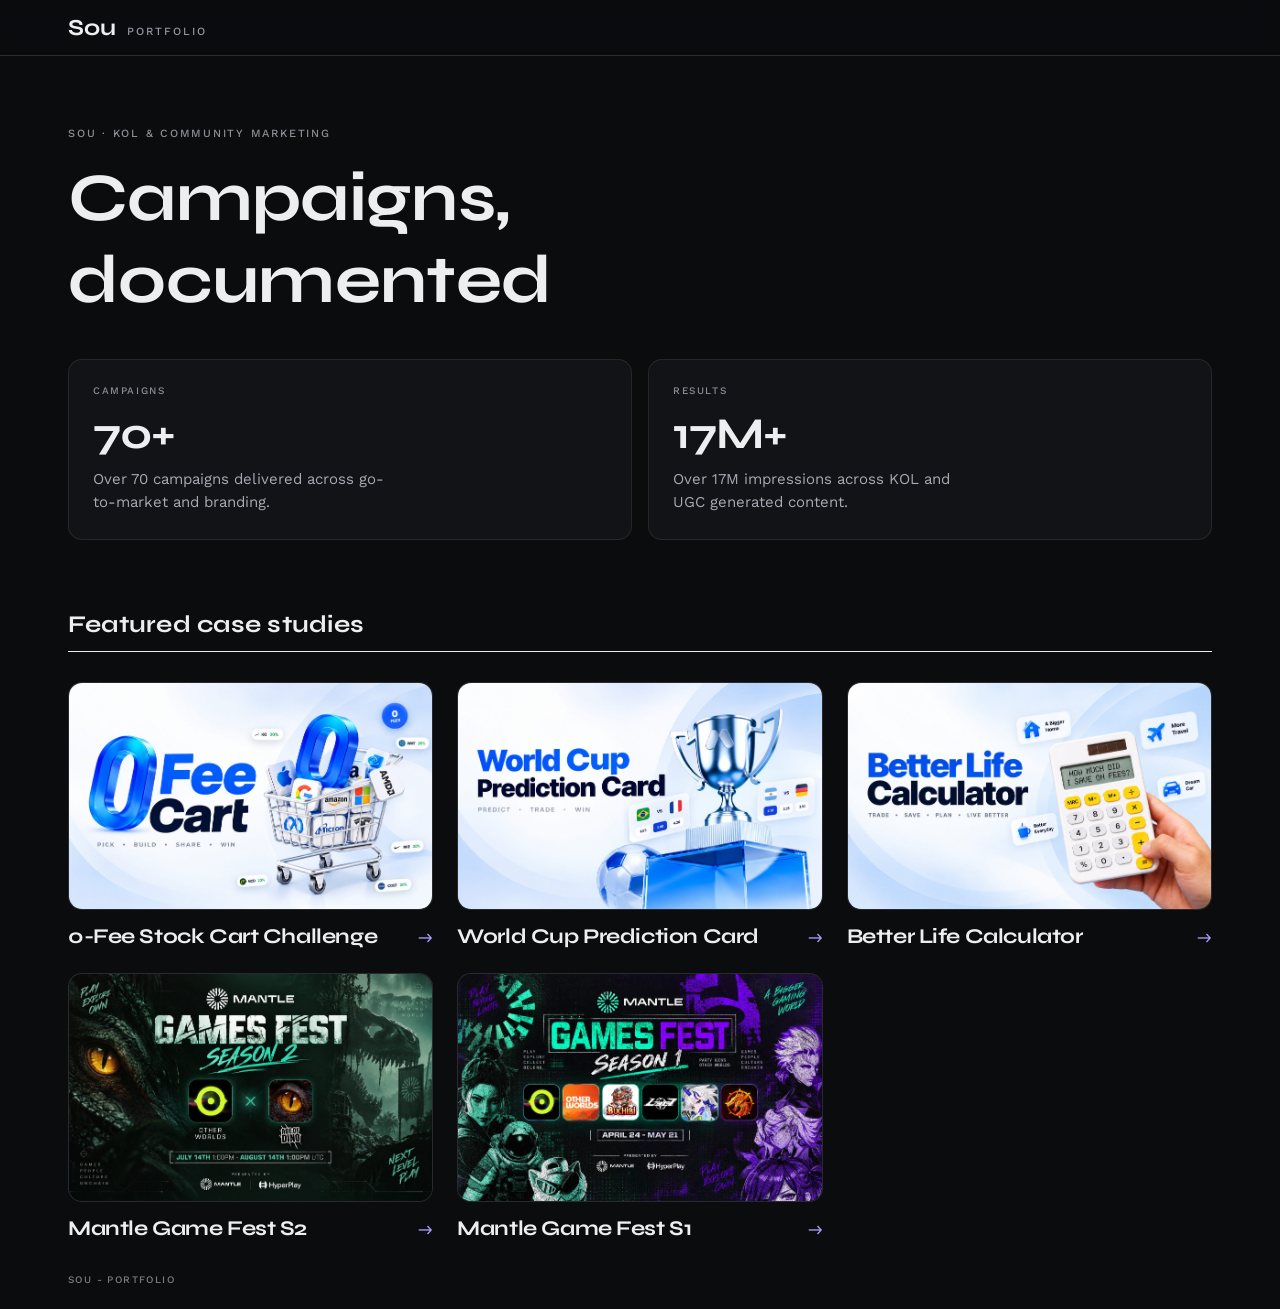
<file: index.html>
<!DOCTYPE html>
<html lang="en" class="no-js">
<head>
<meta charset="utf-8">
<meta name="viewport" content="width=device-width, initial-scale=1">
<title>Sou Portfolio</title>
<meta name="description" content="Campaigns, documented. Five featured case studies from 70+ campaigns across go-to-market and branding, with 17M+ impressions from KOL and UGC content.">
<link rel="icon" type="image/png" sizes="32x32" href="assets/img/favicon-32.png">
<link rel="apple-touch-icon" sizes="180x180" href="assets/img/favicon-180.png">
<link rel="canonical" href="/">

<meta property="og:type" content="website">
<meta property="og:site_name" content="Sou Portfolio">
<meta property="og:title" content="Sou Portfolio — KOL &amp; Community Marketing">
<meta property="og:description" content="Campaigns, documented. Five featured case studies across go-to-market and branding.">
<meta property="og:image" content="assets/img/sc/hero-cart.jpg">
<meta name="twitter:card" content="summary_large_image">

<link rel="preconnect" href="https://fonts.googleapis.com">
<link rel="preconnect" href="https://fonts.gstatic.com" crossorigin>
<link href="https://fonts.googleapis.com/css2?family=Syne:wght@600;700;800&amp;family=Work+Sans:wght@400;500;600&amp;display=swap" rel="stylesheet">
<link rel="stylesheet" href="assets/styles.css">
</head>
<body>

<header class="site-header">
  <div class="wrap">
    <a class="brand" href="index.html">
      <span class="brand__name">Sou</span>
      <span class="brand__role">Portfolio</span>
    </a>
  </div>
</header>

<main id="top">

  <section class="wrap home-hero">
    <div class="home-hero__eyebrow">Sou · KOL &amp; community marketing</div>
    <h1>Campaigns,<br>documented</h1>

    <div class="stat-grid">
      <div class="stat-card">
        <div class="stat-card__label">Campaigns</div>
        <div class="stat-card__figure">70+</div>
        <p>Over 70 campaigns delivered across go-to-market and branding.</p>
      </div>
      <div class="stat-card">
        <div class="stat-card__label">Results</div>
        <div class="stat-card__figure">17M+</div>
        <p>Over 17M impressions across KOL and UGC generated content.</p>
      </div>
    </div>
  </section>

  <section class="wrap work" id="work">
    <div class="work__head">
      <h2>Featured case studies</h2>
    </div>

    <div class="work-grid">

      <a class="work-card" href="work/stock-cart/index.html" data-reveal>
        <div class="work-card__cover">
          <img src="assets/img/sc/hero-cart.jpg" alt="0-Fee Stock Cart Challenge campaign key art" loading="lazy" decoding="async">
        </div>
        <div class="work-card__title">
          <h3>0-Fee Stock Cart Challenge</h3>
          <span class="work-card__arrow" aria-hidden="true">→</span>
        </div>
      </a>

      <a class="work-card" href="work/world-cup/index.html" data-reveal>
        <div class="work-card__cover">
          <img src="assets/img/wc/hero-trophy.jpg" alt="World Cup Prediction Card campaign key art" loading="lazy" decoding="async">
        </div>
        <div class="work-card__title">
          <h3>World Cup Prediction Card</h3>
          <span class="work-card__arrow" aria-hidden="true">→</span>
        </div>
      </a>

      <a class="work-card" href="work/better-life/index.html" data-reveal>
        <div class="work-card__cover">
          <img src="assets/img/blc/hero-blc.jpg" alt="Better Life Calculator campaign key art" loading="lazy" decoding="async">
        </div>
        <div class="work-card__title">
          <h3>Better Life Calculator</h3>
          <span class="work-card__arrow" aria-hidden="true">→</span>
        </div>
      </a>

      <a class="work-card" href="work/mantle-s2/index.html" data-reveal>
        <div class="work-card__cover">
          <img src="assets/img/mgf-s2-banner.jpg" alt="Mantle Game Fest Season 2 campaign banner" loading="lazy" decoding="async">
        </div>
        <div class="work-card__title">
          <h3>Mantle Game Fest S2</h3>
          <span class="work-card__arrow" aria-hidden="true">→</span>
        </div>
      </a>

      <a class="work-card" href="work/mantle-s1/index.html" data-reveal>
        <div class="work-card__cover">
          <img src="assets/img/mgf-s1-banner.jpg" alt="Mantle Game Fest Season 1 campaign banner" loading="lazy" decoding="async">
        </div>
        <div class="work-card__title">
          <h3>Mantle Game Fest S1</h3>
          <span class="work-card__arrow" aria-hidden="true">→</span>
        </div>
      </a>

    </div>
  </section>

  <footer class="wrap site-footer">
    <span>Sou - Portfolio</span>
  </footer>

</main>

<script src="assets/site.js" defer></script>
</body>
</html>
</file>
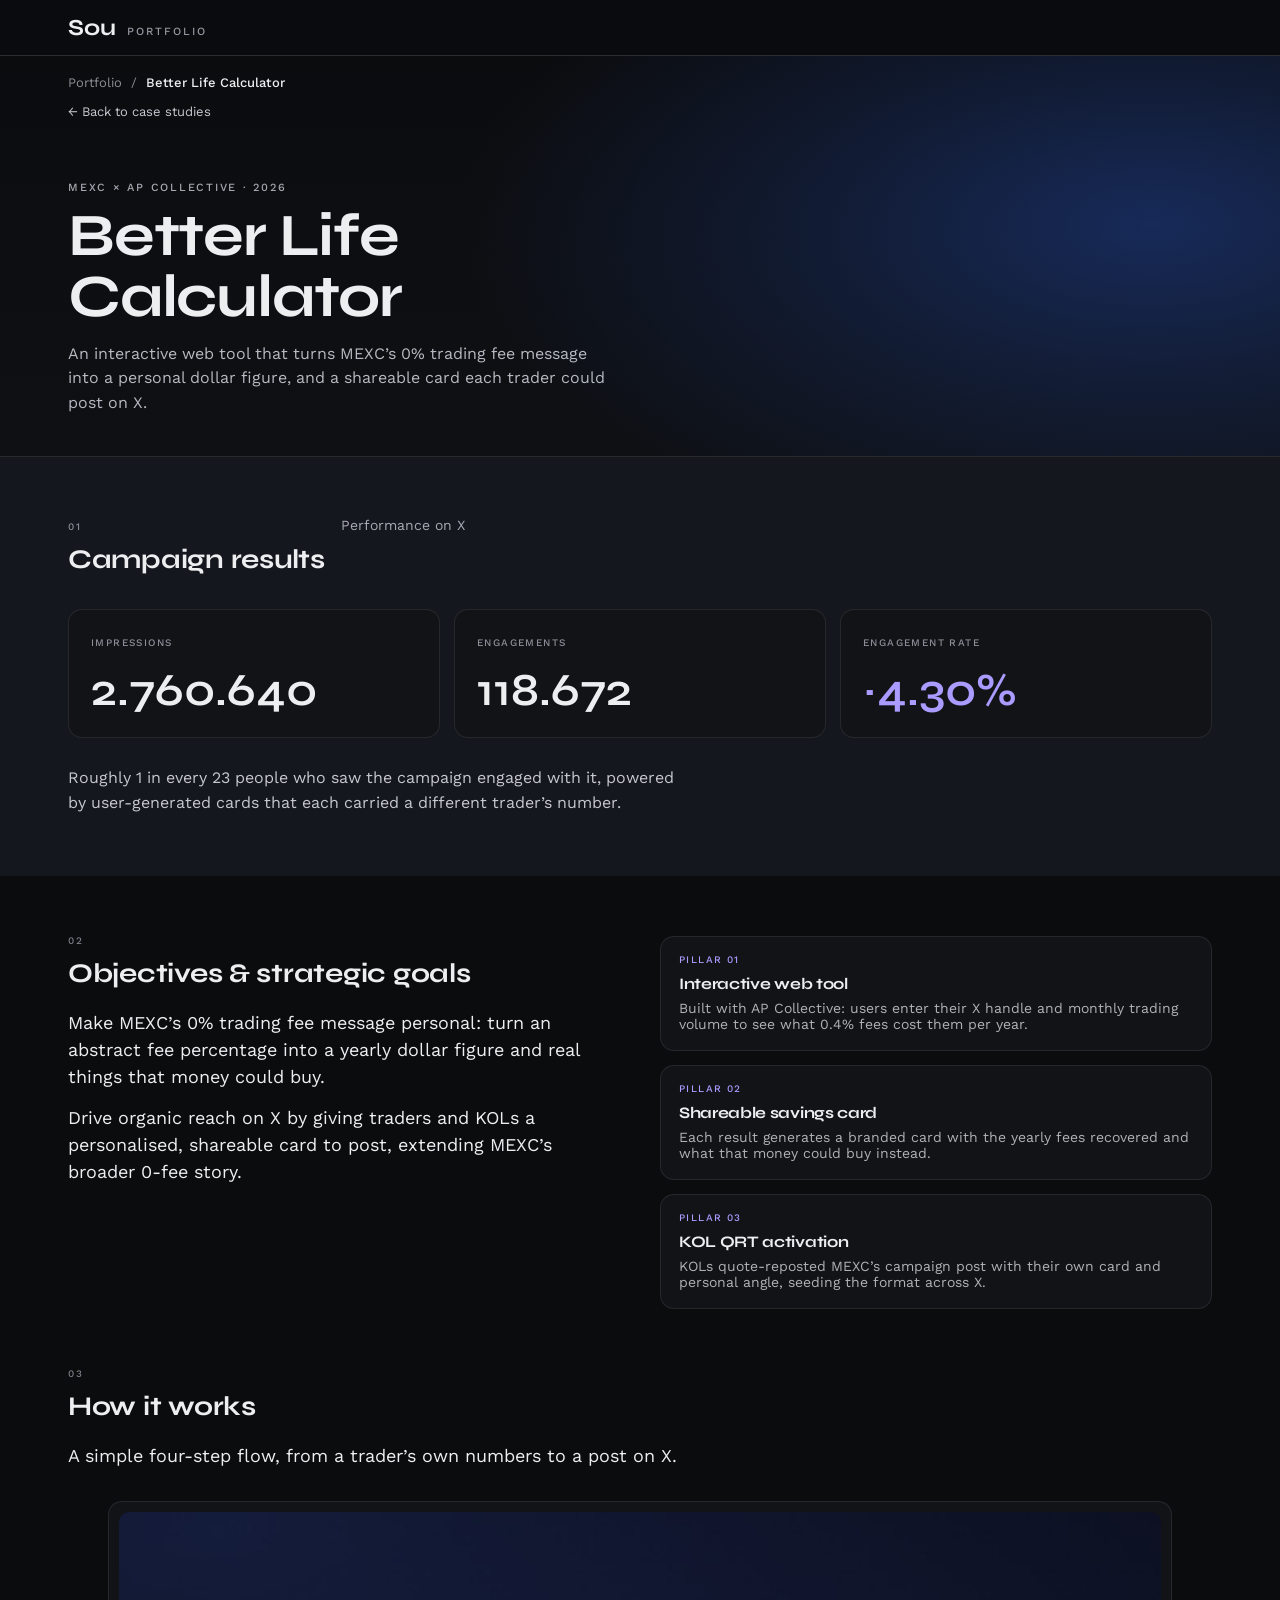
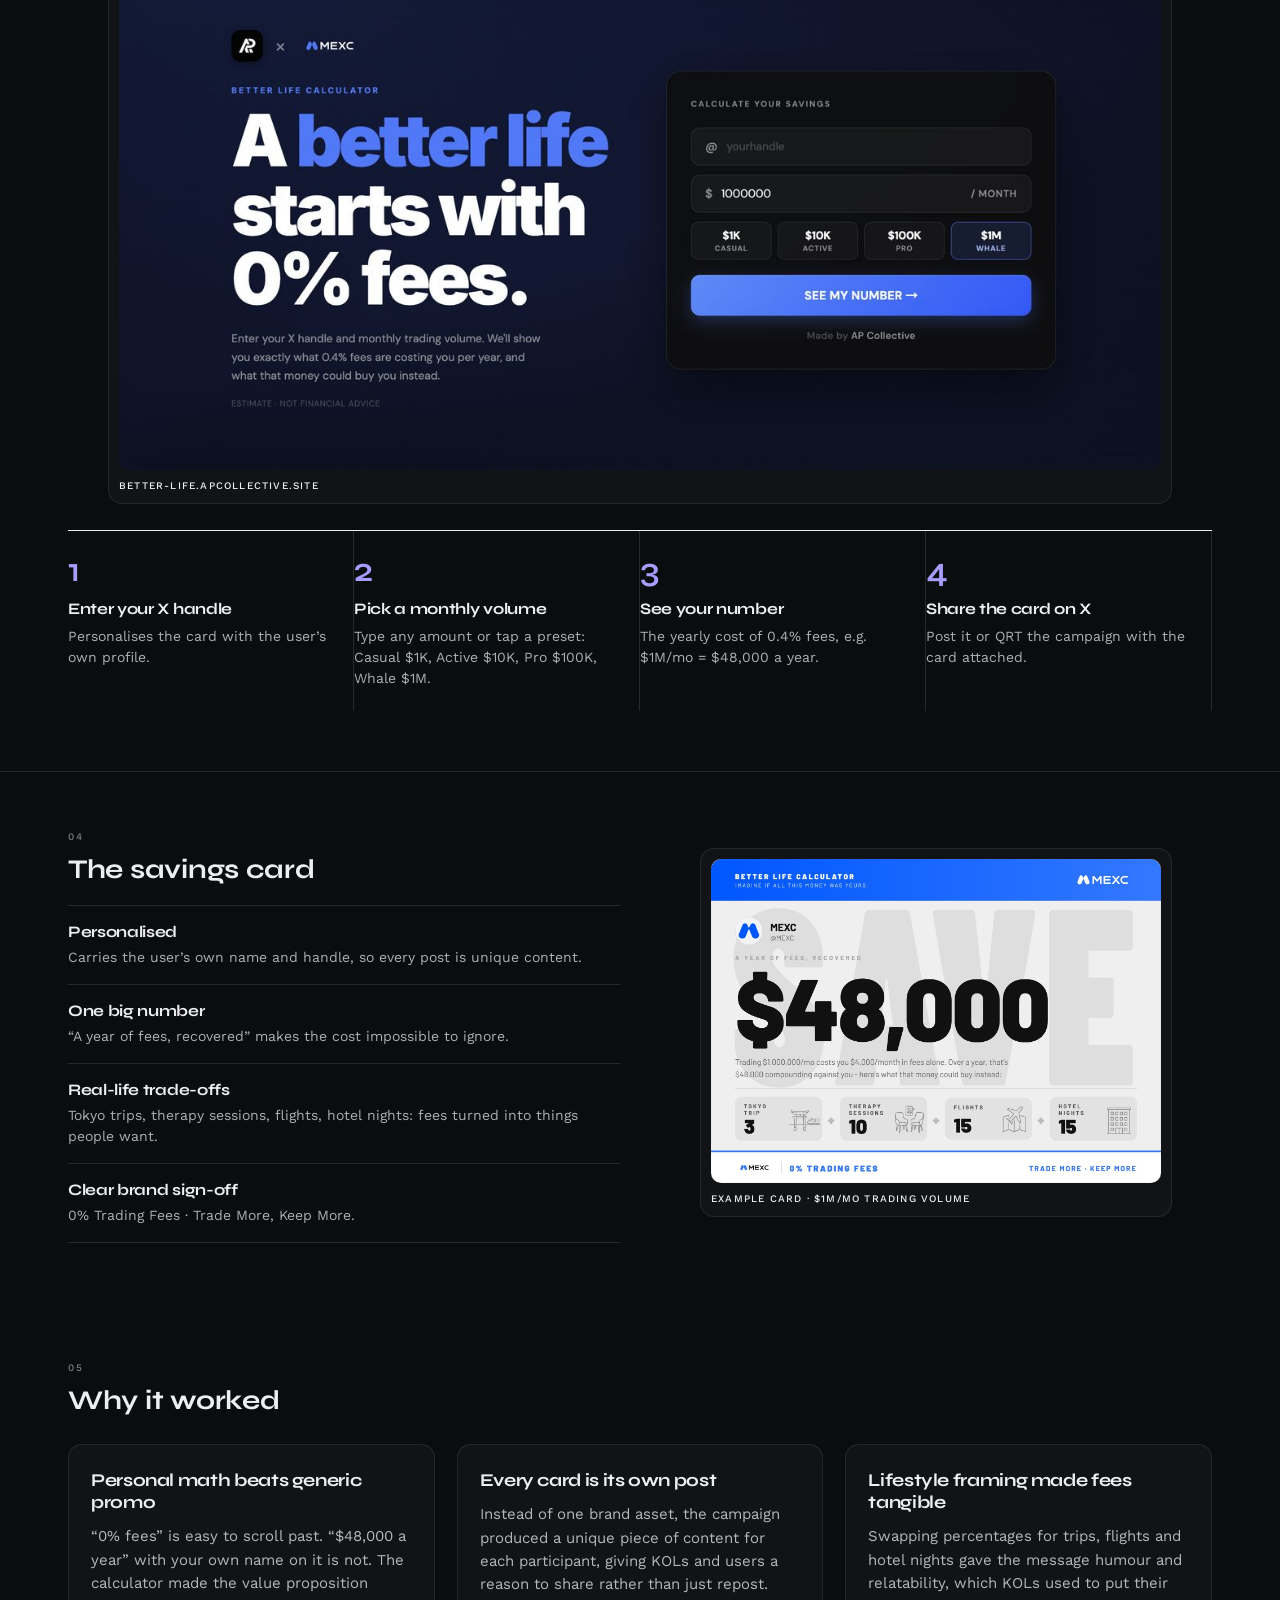
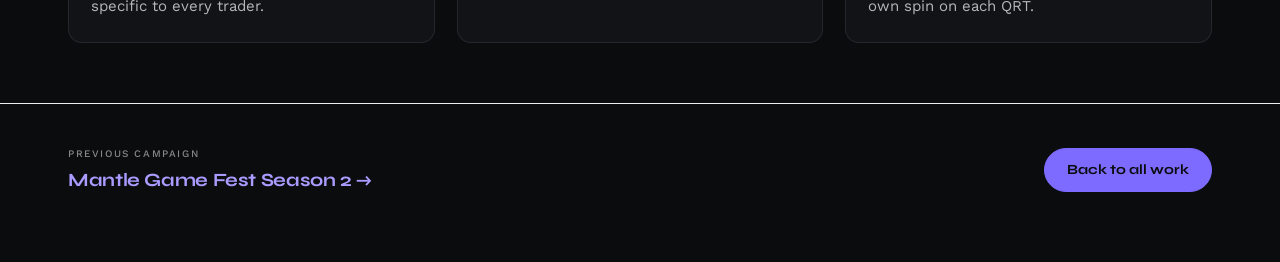
<file: work/better-life/index.html>
<!DOCTYPE html>
<html lang="en" class="no-js">
<head>
<meta charset="utf-8">
<meta name="viewport" content="width=device-width, initial-scale=1">
<title>Better Life Calculator — Sou Portfolio</title>
<meta name="description" content="An interactive tool turning MEXC's 0% trading fee message into a personal dollar figure. 2.76M impressions, 118.6K engagements, ~4.30% engagement rate on X.">
<link rel="icon" type="image/png" sizes="32x32" href="../../assets/img/favicon-32.png">
<link rel="apple-touch-icon" sizes="180x180" href="../../assets/img/favicon-180.png">
<link rel="canonical" href="/work/better-life">

<meta property="og:type" content="article">
<meta property="og:site_name" content="Sou Portfolio">
<meta property="og:title" content="Better Life Calculator — Sou Portfolio">
<meta property="og:description" content="An interactive web tool that turns MEXC's 0% trading fee message into a personal dollar figure, and a shareable card each trader could post on X.">
<meta property="og:image" content="../../assets/img/blc/hero-blc.jpg">
<meta name="twitter:card" content="summary_large_image">

<link rel="preconnect" href="https://fonts.googleapis.com">
<link rel="preconnect" href="https://fonts.gstatic.com" crossorigin>
<link href="https://fonts.googleapis.com/css2?family=Syne:wght@600;700;800&amp;family=Work+Sans:wght@400;500;600&amp;display=swap" rel="stylesheet">
<link rel="stylesheet" href="../../assets/styles.css">
</head>
<body>

<header class="site-header">
  <div class="wrap">
    <a class="brand" href="../../index.html">
      <span class="brand__name">Sou</span>
      <span class="brand__role">Portfolio</span>
    </a>
  </div>
</header>

<main id="top">

  <section class="cs-hero cs-hero--mexc">
    <div class="cs-hero__inner">
      <div class="cs-hero__bg"></div>
      <div class="wrap cs-hero__content">
        <div class="cs-hero__nav">
          <nav class="breadcrumb" aria-label="Breadcrumb">
            <a href="../../index.html">Portfolio</a>
            <span aria-hidden="true">/</span>
            <span class="breadcrumb__current" aria-current="page">Better Life Calculator</span>
          </nav>
          <a class="back-link" href="../../index.html#work">← Back to case studies</a>
        </div>
        <div>
          <div class="cs-hero__kicker">MEXC × AP Collective · 2026</div>
          <h1>Better Life Calculator</h1>
          <p class="cs-hero__dek">An interactive web tool that turns MEXC’s 0% trading fee message into a personal dollar figure, and a shareable card each trader could post on X.</p>
        </div>
      </div>
    </div>
  </section>

  <!-- 01 -->
  <section class="band">
    <div class="wrap section">
      <div class="results__head">
        <div>
          <div class="eyebrow">01</div>
          <h2 class="h2">Campaign results</h2>
        </div>
        <span class="results__qualifier">Performance on X</span>
      </div>

      <div class="metric-grid">
        <div class="metric-card" data-reveal>
          <div class="metric-card__label">Impressions</div>
          <div class="metric-card__figure"><span data-count data-to="2760640">2.760.640</span></div>
        </div>
        <div class="metric-card" data-reveal>
          <div class="metric-card__label">Engagements</div>
          <div class="metric-card__figure"><span data-count data-to="118672">118.672</span></div>
        </div>
        <div class="metric-card" data-reveal>
          <div class="metric-card__label">Engagement rate</div>
          <div class="metric-card__figure metric-card__figure--accent">~4.30%</div>
        </div>
      </div>

      <p class="results__closing">Roughly 1 in every 23 people who saw the campaign engaged with it, powered by user-generated cards that each carried a different trader’s number.</p>
    </div>
  </section>

  <!-- 02 -->
  <section class="wrap section">
    <div class="two-col">
      <div data-reveal>
        <div class="section-head">
          <div class="eyebrow">02</div>
          <h2 class="h2">Objectives &amp; strategic goals</h2>
        </div>
        <p class="lede">Make MEXC’s 0% trading fee message personal: turn an abstract fee percentage into a yearly dollar figure and real things that money could buy.</p>
        <p class="lede">Drive organic reach on X by giving traders and KOLs a personalised, shareable card to post, extending MEXC’s broader 0-fee story.</p>
      </div>

      <div class="pillars" data-reveal>
        <div class="pillar">
          <div class="pillar__eyebrow">Pillar 01</div>
          <h4>Interactive web tool</h4>
          <p>Built with AP Collective: users enter their X handle and monthly trading volume to see what 0.4% fees cost them per year.</p>
        </div>
        <div class="pillar">
          <div class="pillar__eyebrow">Pillar 02</div>
          <h4>Shareable savings card</h4>
          <p>Each result generates a branded card with the yearly fees recovered and what that money could buy instead.</p>
        </div>
        <div class="pillar">
          <div class="pillar__eyebrow">Pillar 03</div>
          <h4>KOL QRT activation</h4>
          <p>KOLs quote-reposted MEXC’s campaign post with their own card and personal angle, seeding the format across X.</p>
        </div>
      </div>
    </div>
  </section>

  <!-- 03 -->
  <section class="wrap section section--flush-top">
    <div class="section-head">
      <div class="eyebrow">03</div>
      <h2 class="h2">How it works</h2>
    </div>
    <p class="lede" style="margin-bottom:32px">A simple four-step flow, from a trader’s own numbers to a post on X.</p>

    <figure class="figure" style="margin-bottom:26px" data-reveal>
      <img src="../../assets/img/blc/image-3-1.jpg" alt="The Better Life Calculator landing page with volume presets" loading="lazy" decoding="async">
      <figcaption>better-life.apcollective.site</figcaption>
    </figure>

    <div class="steps" data-reveal>
      <div class="step">
        <div class="step__n">1</div>
        <h4>Enter your X handle</h4>
        <p>Personalises the card with the user’s own profile.</p>
      </div>
      <div class="step">
        <div class="step__n">2</div>
        <h4>Pick a monthly volume</h4>
        <p>Type any amount or tap a preset: Casual $1K, Active $10K, Pro $100K, Whale $1M.</p>
      </div>
      <div class="step">
        <div class="step__n">3</div>
        <h4>See your number</h4>
        <p>The yearly cost of 0.4% fees, e.g. $1M/mo = $48,000 a year.</p>
      </div>
      <div class="step">
        <div class="step__n">4</div>
        <h4>Share the card on X</h4>
        <p>Post it or QRT the campaign with the card attached.</p>
      </div>
    </div>
  </section>

  <!-- 04 -->
  <section class="rule-top">
    <div class="wrap section two-col">
      <div data-reveal>
        <div class="section-head">
          <div class="eyebrow">04</div>
          <h2 class="h2">The savings card</h2>
        </div>
        <div class="trait-list">
          <div class="trait">
            <h4>Personalised</h4>
            <p>Carries the user’s own name and handle, so every post is unique content.</p>
          </div>
          <div class="trait">
            <h4>One big number</h4>
            <p>“A year of fees, recovered” makes the cost impossible to ignore.</p>
          </div>
          <div class="trait">
            <h4>Real-life trade-offs</h4>
            <p>Tokyo trips, therapy sessions, flights, hotel nights: fees turned into things people want.</p>
          </div>
          <div class="trait">
            <h4>Clear brand sign-off</h4>
            <p>0% Trading Fees · Trade More, Keep More.</p>
          </div>
        </div>
      </div>

      <figure class="figure" data-reveal>
        <img src="../../assets/img/blc/image-4-1.jpg" alt="A personalised savings card showing a year of recovered fees for a $1M monthly volume trader" loading="lazy" decoding="async">
        <figcaption>Example card · $1M/mo trading volume</figcaption>
      </figure>
    </div>
  </section>

  <!-- 05 -->
  <section class="wrap section">
    <div class="section-head" style="margin-bottom:28px">
      <div class="eyebrow">05</div>
      <h2 class="h2">Why it worked</h2>
    </div>
    <div class="card-grid">
      <div class="card" data-reveal>
        <h4>Personal math beats generic promo</h4>
        <p>“0% fees” is easy to scroll past. “$48,000 a year” with your own name on it is not. The calculator made the value proposition specific to every trader.</p>
      </div>
      <div class="card" data-reveal>
        <h4>Every card is its own post</h4>
        <p>Instead of one brand asset, the campaign produced a unique piece of content for each participant, giving KOLs and users a reason to share rather than just repost.</p>
      </div>
      <div class="card" data-reveal>
        <h4>Lifestyle framing made fees tangible</h4>
        <p>Swapping percentages for trips, flights and hotel nights gave the message humour and relatability, which KOLs used to put their own spin on each QRT.</p>
      </div>
    </div>
  </section>

  <footer class="cs-footer">
    <div class="wrap">
      <div>
        <div class="cs-footer__eyebrow">Previous campaign</div>
        <h3><a href="../mantle-s2/index.html">Mantle Game Fest Season 2 →</a></h3>
      </div>
      <a class="pill-btn" href="../../index.html#work">Back to all work</a>
    </div>
  </footer>

</main>

<script src="../../assets/site.js" defer></script>
</body>
</html>
</file>
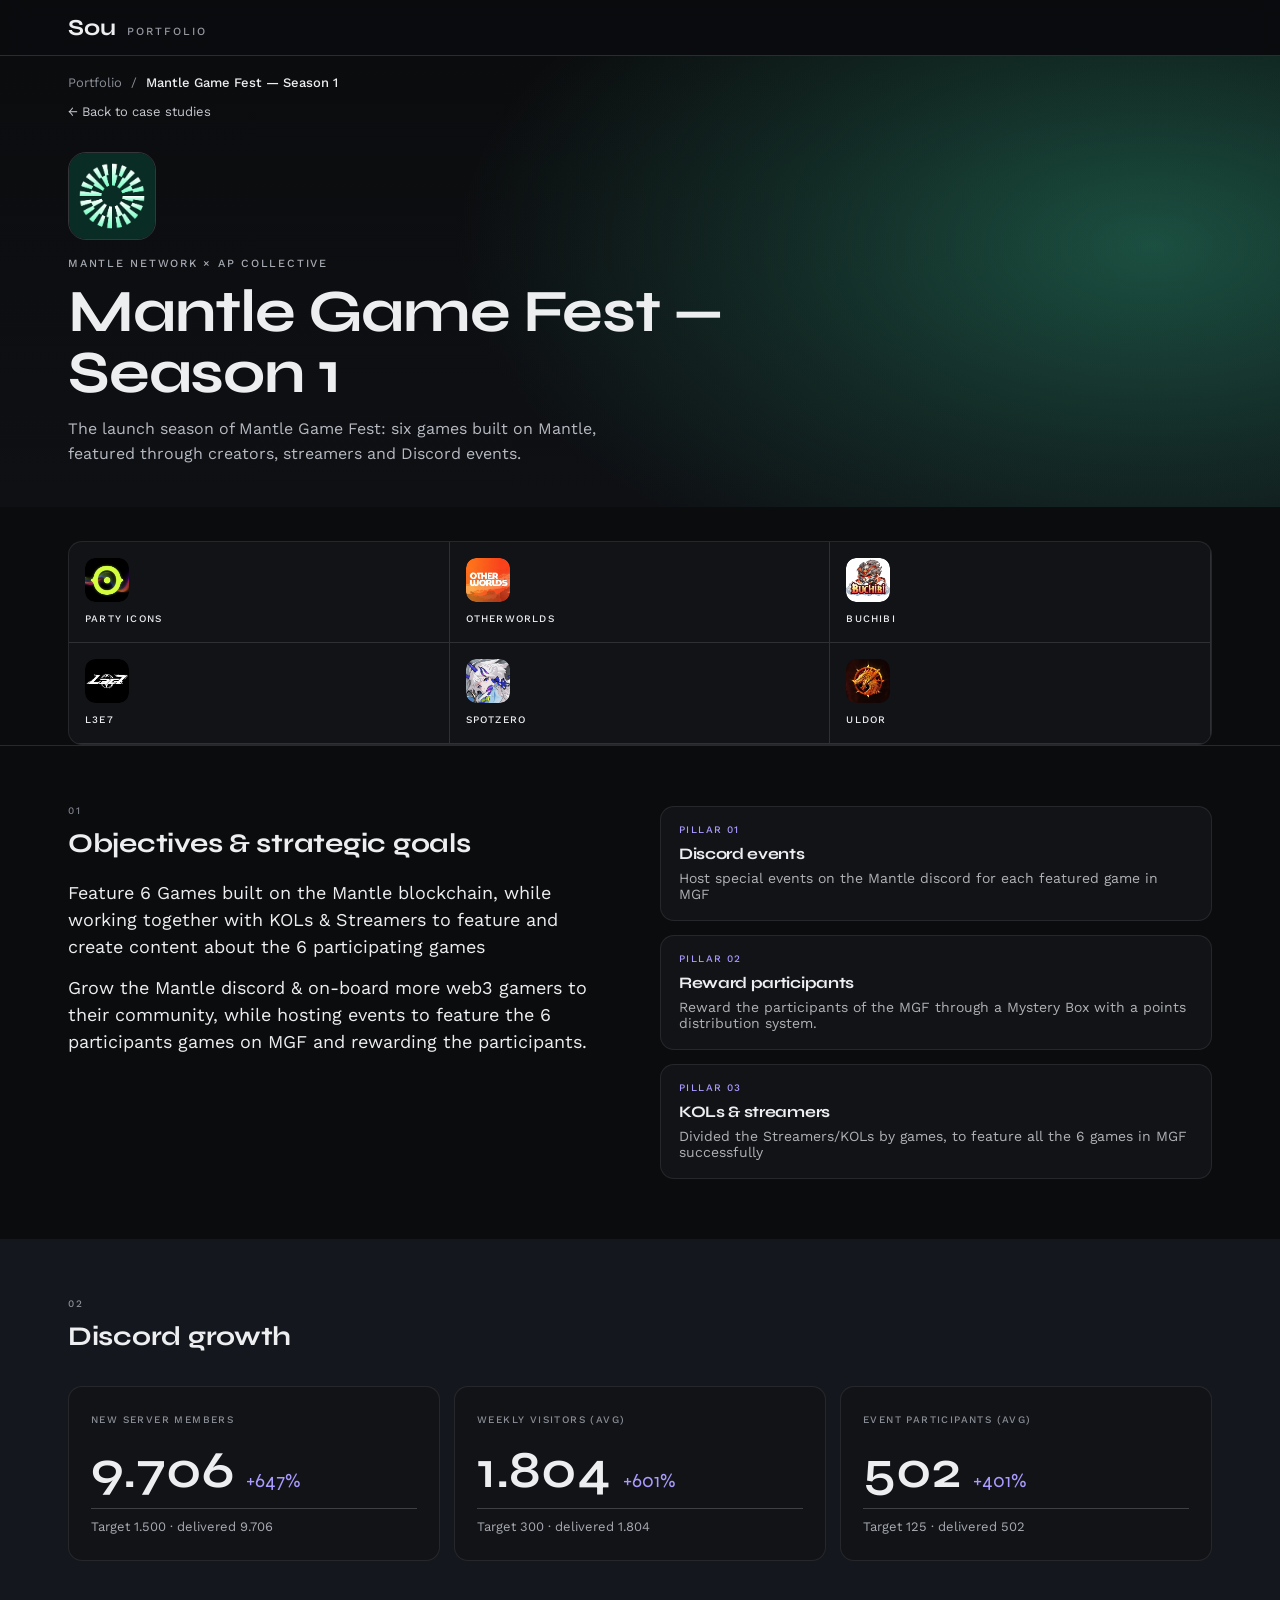
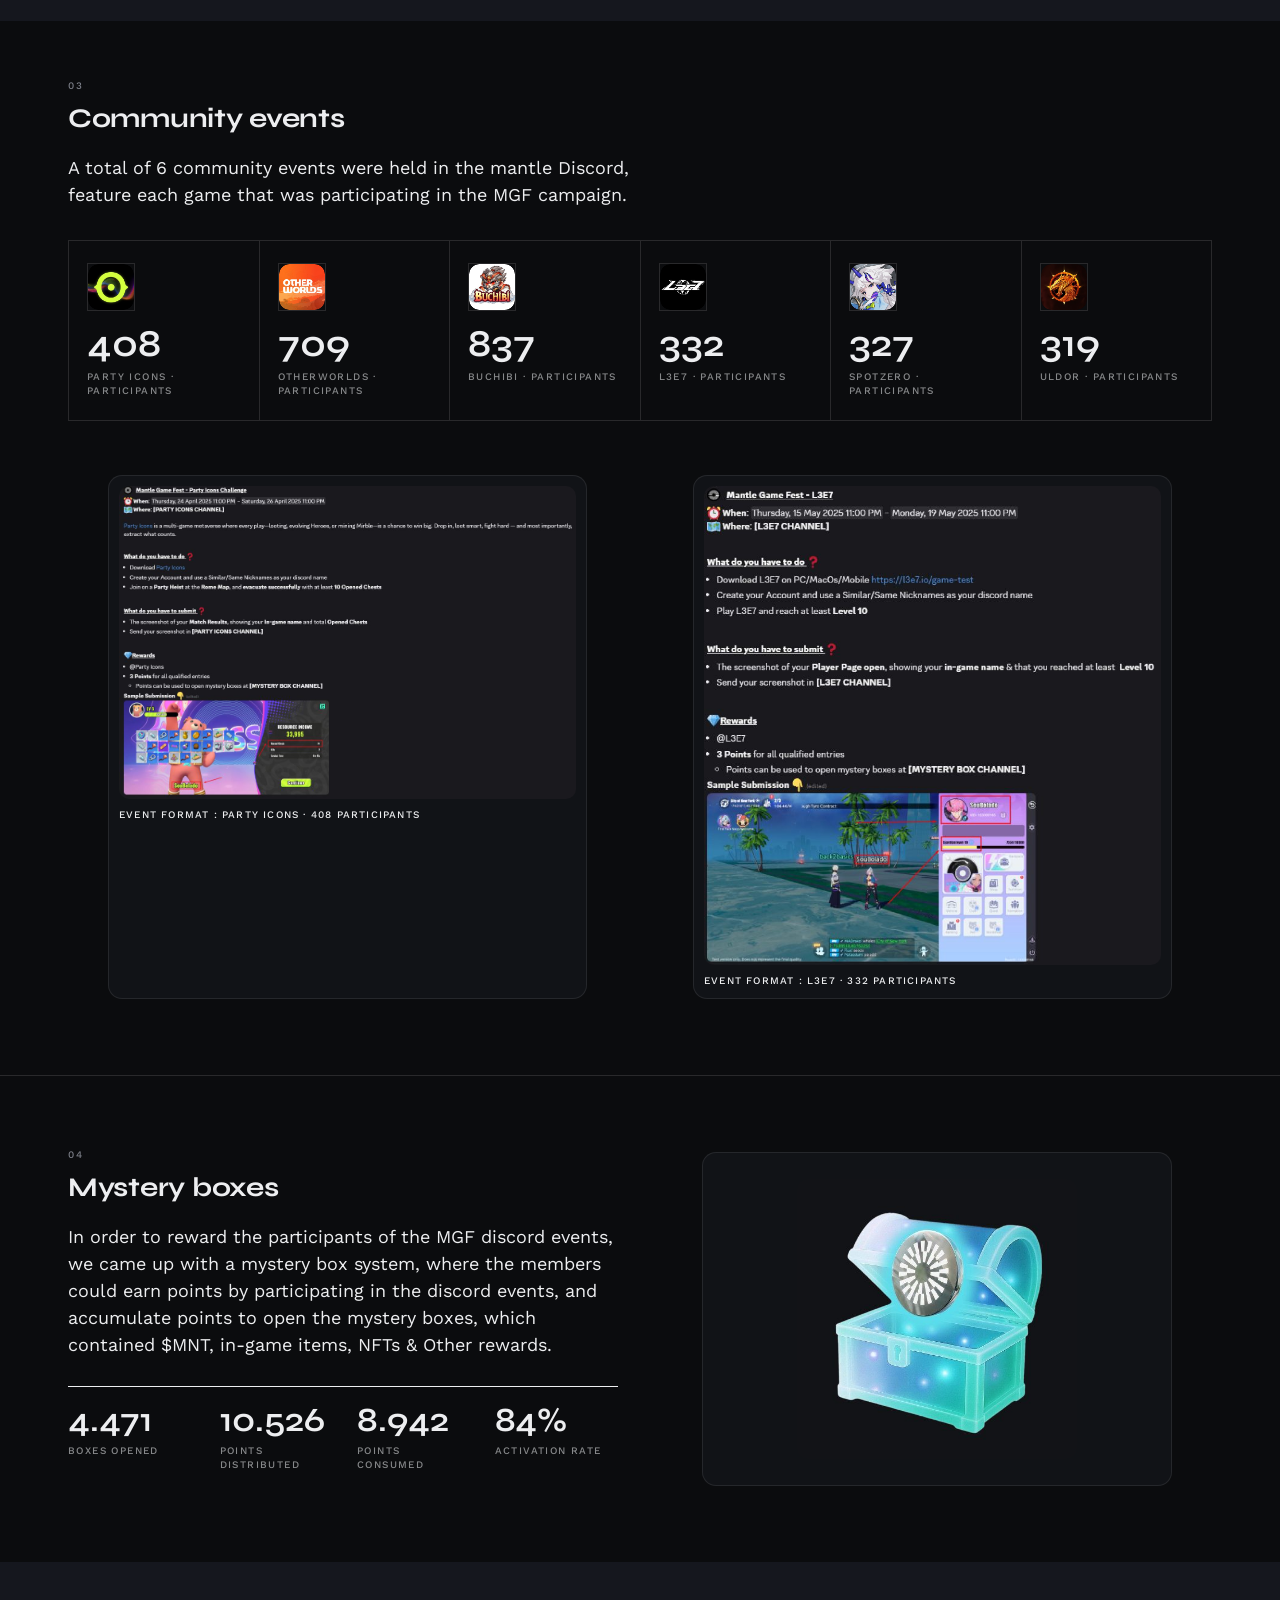
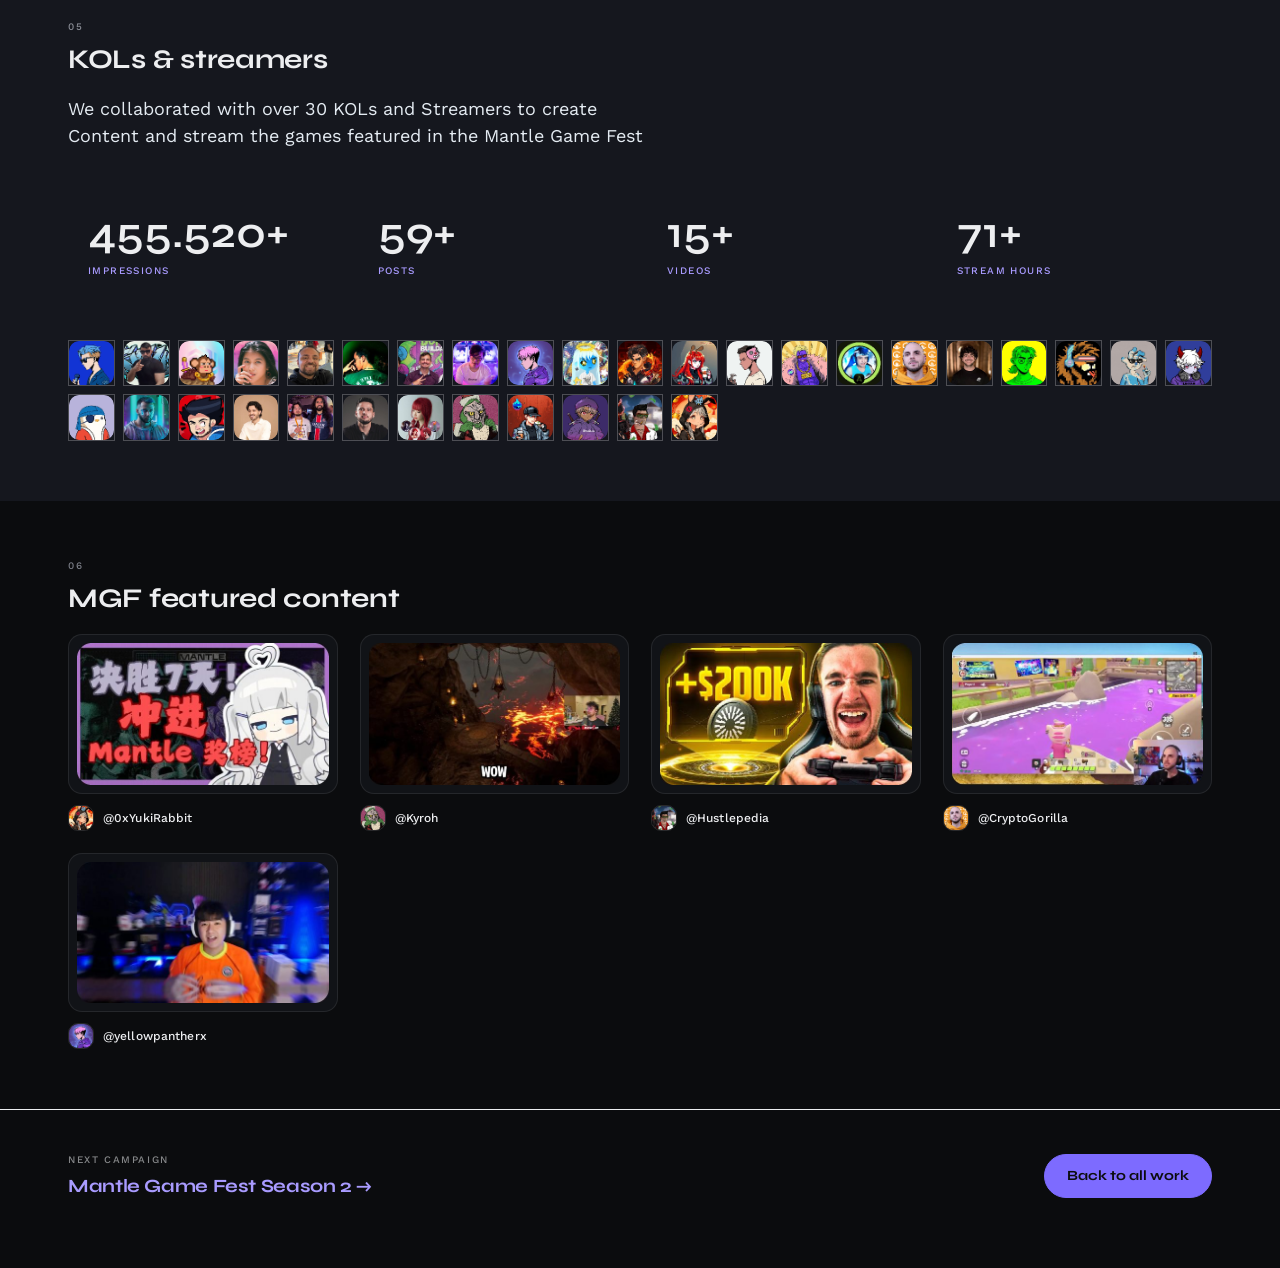
<file: work/mantle-s1/index.html>
<!DOCTYPE html>
<html lang="en" class="no-js">
<head>
<meta charset="utf-8">
<meta name="viewport" content="width=device-width, initial-scale=1">
<title>Mantle Game Fest — Season 1 — Sou Portfolio</title>
<meta name="description" content="The launch season of Mantle Game Fest: six games, 30+ KOLs and streamers, and Discord growth of +647% new members against target.">
<link rel="icon" type="image/png" sizes="32x32" href="../../assets/img/favicon-32.png">
<link rel="apple-touch-icon" sizes="180x180" href="../../assets/img/favicon-180.png">
<link rel="canonical" href="/work/mantle-s1">

<meta property="og:type" content="article">
<meta property="og:site_name" content="Sou Portfolio">
<meta property="og:title" content="Mantle Game Fest — Season 1 — Sou Portfolio">
<meta property="og:description" content="The launch season of Mantle Game Fest: six games built on Mantle, featured through creators, streamers and Discord events.">
<meta property="og:image" content="../../assets/img/mgf-s1-banner.jpg">
<meta name="twitter:card" content="summary_large_image">

<link rel="preconnect" href="https://fonts.googleapis.com">
<link rel="preconnect" href="https://fonts.gstatic.com" crossorigin>
<link href="https://fonts.googleapis.com/css2?family=Syne:wght@600;700;800&amp;family=Work+Sans:wght@400;500;600&amp;display=swap" rel="stylesheet">
<link rel="stylesheet" href="../../assets/styles.css">
</head>
<body>

<header class="site-header">
  <div class="wrap">
    <a class="brand" href="../../index.html">
      <span class="brand__name">Sou</span>
      <span class="brand__role">Portfolio</span>
    </a>
  </div>
</header>

<main id="top">

  <section class="cs-hero cs-hero--mantle">
    <div class="cs-hero__inner">
      <div class="cs-hero__bg"></div>
      <div class="wrap cs-hero__content">
        <div class="cs-hero__nav">
          <nav class="breadcrumb" aria-label="Breadcrumb">
            <a href="../../index.html">Portfolio</a>
            <span aria-hidden="true">/</span>
            <span class="breadcrumb__current" aria-current="page">Mantle Game Fest — Season 1</span>
          </nav>
          <a class="back-link" href="../../index.html#work">← Back to case studies</a>
        </div>
        <div>
          <img class="cs-hero__badge" src="../../assets/img/mantle-logo.png" alt="Mantle" width="88" height="88">
          <div class="cs-hero__kicker">Mantle Network × AP Collective</div>
          <h1>Mantle Game Fest — Season 1</h1>
          <p class="cs-hero__dek">The launch season of Mantle Game Fest: six games built on Mantle, featured through creators, streamers and Discord events.</p>
        </div>
      </div>
    </div>

    <div class="wrap" style="padding-top:34px">
      <div class="game-strip" data-reveal>
        <div class="game-strip__grid game-strip__grid--fixed3">
          <div class="game-cell">
            <img src="../../assets/img/image-4-2.png" alt="Party Icons game icon" loading="lazy" decoding="async">
            <span class="game-cell__name">Party Icons</span>
          </div>
          <div class="game-cell">
            <img src="../../assets/img/image-4-4.png" alt="Otherworlds game icon" loading="lazy" decoding="async">
            <span class="game-cell__name">Otherworlds</span>
          </div>
          <div class="game-cell">
            <img src="../../assets/img/image-4-6.png" alt="Buchibi game icon" loading="lazy" decoding="async">
            <span class="game-cell__name">Buchibi</span>
          </div>
          <div class="game-cell">
            <img src="../../assets/img/image-4-8.png" alt="L3E7 game icon" loading="lazy" decoding="async">
            <span class="game-cell__name">L3E7</span>
          </div>
          <div class="game-cell">
            <img src="../../assets/img/image-4-10.png" alt="SpotZero game icon" loading="lazy" decoding="async">
            <span class="game-cell__name">SpotZero</span>
          </div>
          <div class="game-cell">
            <img src="../../assets/img/image-4-12.png" alt="Uldor game icon" loading="lazy" decoding="async">
            <span class="game-cell__name">Uldor</span>
          </div>
        </div>
      </div>
    </div>
  </section>

  <!-- 01 -->
  <section class="wrap section">
    <div class="two-col">
      <div data-reveal>
        <div class="section-head">
          <div class="eyebrow">01</div>
          <h2 class="h2">Objectives &amp; strategic goals</h2>
        </div>
        <p class="lede">Feature 6 Games built on the Mantle blockchain, while working together with KOLs &amp; Streamers to feature and create content about the 6 participating games</p>
        <p class="lede">Grow the Mantle discord &amp; on-board more web3 gamers to their community, while hosting events to feature the 6 participants games on MGF and rewarding the participants.</p>
      </div>

      <div class="pillars" data-reveal>
        <div class="pillar">
          <div class="pillar__eyebrow">Pillar 01</div>
          <h4>Discord events</h4>
          <p>Host special events on the Mantle discord for each featured game in MGF</p>
        </div>
        <div class="pillar">
          <div class="pillar__eyebrow">Pillar 02</div>
          <h4>Reward participants</h4>
          <p>Reward the participants of the MGF through a Mystery Box with a points distribution system.</p>
        </div>
        <div class="pillar">
          <div class="pillar__eyebrow">Pillar 03</div>
          <h4>KOLs &amp; streamers</h4>
          <p>Divided the Streamers/KOLs by games, to feature all the 6 games in MGF successfully</p>
        </div>
      </div>
    </div>
  </section>

  <!-- 02 — delta ledger -->
  <section class="band">
    <div class="wrap section">
      <div class="results__head">
        <div>
          <div class="eyebrow">02</div>
          <h2 class="h2">Discord growth</h2>
        </div>
      </div>

      <div class="metric-grid metric-grid--wide">
        <div class="metric-card" data-reveal>
          <div class="metric-card__label">New server members</div>
          <div class="ledger__row">
            <span class="ledger__actual"><span data-count data-to="9706">9.706</span></span>
            <span class="ledger__delta">+647%</span>
          </div>
          <div class="ledger__target">Target 1.500 · delivered 9.706</div>
        </div>
        <div class="metric-card" data-reveal>
          <div class="metric-card__label">Weekly visitors (avg)</div>
          <div class="ledger__row">
            <span class="ledger__actual"><span data-count data-to="1804">1.804</span></span>
            <span class="ledger__delta">+601%</span>
          </div>
          <div class="ledger__target">Target 300 · delivered 1.804</div>
        </div>
        <div class="metric-card" data-reveal>
          <div class="metric-card__label">Event participants (avg)</div>
          <div class="ledger__row">
            <span class="ledger__actual"><span data-count data-to="502">502</span></span>
            <span class="ledger__delta">+401%</span>
          </div>
          <div class="ledger__target">Target 125 · delivered 502</div>
        </div>
      </div>
    </div>
  </section>

  <!-- 03 -->
  <section class="wrap section">
    <div class="section-head">
      <div class="eyebrow">03</div>
      <h2 class="h2">Community events</h2>
    </div>
    <p class="lede" style="margin-bottom:32px">A total of 6 community events were held in the mantle Discord, feature each game that was participating in the MGF campaign.</p>

    <div class="event-grid" data-reveal>
      <div class="event-cell">
        <div class="event-cell__icon"><img src="../../assets/img/image-4-2.png" alt="Party Icons game icon" loading="lazy" decoding="async"></div>
        <div>
          <div class="event-cell__figure"><span data-count data-to="408">408</span></div>
          <div class="stat-cell__label">Party Icons · participants</div>
        </div>
      </div>
      <div class="event-cell">
        <div class="event-cell__icon"><img src="../../assets/img/image-4-4.png" alt="Otherworlds game icon" loading="lazy" decoding="async"></div>
        <div>
          <div class="event-cell__figure"><span data-count data-to="709">709</span></div>
          <div class="stat-cell__label">Otherworlds · participants</div>
        </div>
      </div>
      <div class="event-cell">
        <div class="event-cell__icon"><img src="../../assets/img/image-4-6.png" alt="Buchibi game icon" loading="lazy" decoding="async"></div>
        <div>
          <div class="event-cell__figure"><span data-count data-to="837">837</span></div>
          <div class="stat-cell__label">Buchibi · participants</div>
        </div>
      </div>
      <div class="event-cell">
        <div class="event-cell__icon"><img src="../../assets/img/image-4-8.png" alt="L3E7 game icon" loading="lazy" decoding="async"></div>
        <div>
          <div class="event-cell__figure"><span data-count data-to="332">332</span></div>
          <div class="stat-cell__label">L3E7 · participants</div>
        </div>
      </div>
      <div class="event-cell">
        <div class="event-cell__icon"><img src="../../assets/img/image-4-10.png" alt="SpotZero game icon" loading="lazy" decoding="async"></div>
        <div>
          <div class="event-cell__figure"><span data-count data-to="327">327</span></div>
          <div class="stat-cell__label">SpotZero · participants</div>
        </div>
      </div>
      <div class="event-cell">
        <div class="event-cell__icon"><img src="../../assets/img/image-4-12.png" alt="Uldor game icon" loading="lazy" decoding="async"></div>
        <div>
          <div class="event-cell__figure"><span data-count data-to="319">319</span></div>
          <div class="stat-cell__label">Uldor · participants</div>
        </div>
      </div>
    </div>

    <div class="card-grid" style="margin-top:38px;gap:26px">
      <figure class="figure" data-reveal>
        <img src="../../assets/img/image-5-4.jpg" alt="The Party Icons Discord event format and schedule" loading="lazy" decoding="async">
        <figcaption>Event format : Party Icons · 408 participants</figcaption>
      </figure>
      <figure class="figure" data-reveal>
        <img src="../../assets/img/image-6-4.jpg" alt="The L3E7 Discord event format and schedule" loading="lazy" decoding="async">
        <figcaption>Event format : L3E7 · 332 participants</figcaption>
      </figure>
    </div>
  </section>

  <!-- 04 -->
  <section class="rule-top">
    <div class="wrap section two-col two-col--center">
      <div data-reveal>
        <div class="section-head">
          <div class="eyebrow">04</div>
          <h2 class="h2">Mystery boxes</h2>
        </div>
        <p class="lede" style="max-width:52ch;margin-bottom:28px">In order to reward the participants of the MGF discord events, we came up with a mystery box system, where the members could earn points by participating in the discord events, and accumulate points to open the mystery boxes, which contained $MNT, in-game items, NFTs &amp; Other rewards.</p>

        <div class="stat-row stat-row--sm">
          <div class="stat-cell">
            <div class="stat-cell__figure"><span data-count data-to="4515">4.515</span></div>
            <div class="stat-cell__label">Boxes opened</div>
          </div>
          <div class="stat-cell">
            <div class="stat-cell__figure"><span data-count data-to="10629">10.629</span></div>
            <div class="stat-cell__label">Points distributed</div>
          </div>
          <div class="stat-cell">
            <div class="stat-cell__figure"><span data-count data-to="9030">9.030</span></div>
            <div class="stat-cell__label">Points consumed</div>
          </div>
          <div class="stat-cell">
            <div class="stat-cell__figure"><span data-count data-to="85" data-suffix="%">85%</span></div>
            <div class="stat-cell__label">Activation rate</div>
          </div>
        </div>
      </div>

      <figure class="figure figure--pad" data-reveal>
        <img src="../../assets/img/image-7-2.jpg" alt="The Mantle Game Fest mystery box reward artwork" loading="lazy" decoding="async">
      </figure>
    </div>
  </section>

  <!-- 05 -->
  <section class="band">
    <div class="wrap section">
      <div class="section-head">
        <div class="eyebrow" style="color:var(--label)">05</div>
        <h2 class="h2">KOLs &amp; streamers</h2>
      </div>
      <p class="lede" style="max-width:54ch;margin-bottom:38px;color:#e4ebf2">We collaborated with over 30 KOLs and Streamers to create Content and stream the games featured in the Mantle Game Fest</p>

      <div class="tile-grid">
        <div class="tile" data-reveal>
          <div class="tile__figure"><span data-count data-to="460000" data-suffix="+">460.000+</span></div>
          <div class="tile__label">Impressions</div>
        </div>
        <div class="tile" data-reveal>
          <div class="tile__figure"><span data-count data-to="60" data-suffix="+">60+</span></div>
          <div class="tile__label">Posts</div>
        </div>
        <div class="tile" data-reveal>
          <div class="tile__figure"><span data-count data-to="15" data-suffix="+">15+</span></div>
          <div class="tile__label">Videos</div>
        </div>
        <div class="tile" data-reveal>
          <div class="tile__figure"><span data-count data-to="72" data-suffix="+">72+</span></div>
          <div class="tile__label">Stream hours</div>
        </div>
      </div>

      <div class="roster roster--bare" role="group" aria-label="KOL and streamer roster, 33 collaborators">
        <div class="roster__item"><img src="../../assets/img/image-8-10.png" alt="" loading="lazy" decoding="async"></div>
        <div class="roster__item"><img src="../../assets/img/image-8-11.png" alt="" loading="lazy" decoding="async"></div>
        <div class="roster__item"><img src="../../assets/img/image-8-12.png" alt="" loading="lazy" decoding="async"></div>
        <div class="roster__item"><img src="../../assets/img/image-8-13.png" alt="" loading="lazy" decoding="async"></div>
        <div class="roster__item"><img src="../../assets/img/image-8-14.png" alt="" loading="lazy" decoding="async"></div>
        <div class="roster__item"><img src="../../assets/img/image-8-15.png" alt="" loading="lazy" decoding="async"></div>
        <div class="roster__item"><img src="../../assets/img/image-8-16.png" alt="" loading="lazy" decoding="async"></div>
        <div class="roster__item"><img src="../../assets/img/image-8-17.png" alt="" loading="lazy" decoding="async"></div>
        <div class="roster__item"><img src="../../assets/img/image-8-19.png" alt="" loading="lazy" decoding="async"></div>
        <div class="roster__item"><img src="../../assets/img/image-8-20.png" alt="" loading="lazy" decoding="async"></div>
        <div class="roster__item"><img src="../../assets/img/image-8-21.png" alt="" loading="lazy" decoding="async"></div>
        <div class="roster__item"><img src="../../assets/img/image-8-22.png" alt="" loading="lazy" decoding="async"></div>
        <div class="roster__item"><img src="../../assets/img/image-8-23.png" alt="" loading="lazy" decoding="async"></div>
        <div class="roster__item"><img src="../../assets/img/image-8-24.png" alt="" loading="lazy" decoding="async"></div>
        <div class="roster__item"><img src="../../assets/img/image-8-25.png" alt="" loading="lazy" decoding="async"></div>
        <div class="roster__item"><img src="../../assets/img/image-8-26.png" alt="" loading="lazy" decoding="async"></div>
        <div class="roster__item"><img src="../../assets/img/image-8-27.png" alt="" loading="lazy" decoding="async"></div>
        <div class="roster__item"><img src="../../assets/img/image-8-28.png" alt="" loading="lazy" decoding="async"></div>
        <div class="roster__item"><img src="../../assets/img/image-8-29.png" alt="" loading="lazy" decoding="async"></div>
        <div class="roster__item"><img src="../../assets/img/image-8-30.png" alt="" loading="lazy" decoding="async"></div>
        <div class="roster__item"><img src="../../assets/img/image-8-31.png" alt="" loading="lazy" decoding="async"></div>
        <div class="roster__item"><img src="../../assets/img/image-8-32.png" alt="" loading="lazy" decoding="async"></div>
        <div class="roster__item"><img src="../../assets/img/image-8-33.png" alt="" loading="lazy" decoding="async"></div>
        <div class="roster__item"><img src="../../assets/img/image-8-34.png" alt="" loading="lazy" decoding="async"></div>
        <div class="roster__item"><img src="../../assets/img/image-8-35.png" alt="" loading="lazy" decoding="async"></div>
        <div class="roster__item"><img src="../../assets/img/image-8-36.png" alt="" loading="lazy" decoding="async"></div>
        <div class="roster__item"><img src="../../assets/img/image-8-37.png" alt="" loading="lazy" decoding="async"></div>
        <div class="roster__item"><img src="../../assets/img/image-8-38.png" alt="" loading="lazy" decoding="async"></div>
        <div class="roster__item"><img src="../../assets/img/image-8-39.png" alt="" loading="lazy" decoding="async"></div>
        <div class="roster__item"><img src="../../assets/img/image-8-40.png" alt="" loading="lazy" decoding="async"></div>
        <div class="roster__item"><img src="../../assets/img/image-8-41.png" alt="" loading="lazy" decoding="async"></div>
        <div class="roster__item"><img src="../../assets/img/image-8-42.png" alt="" loading="lazy" decoding="async"></div>
        <div class="roster__item"><img src="../../assets/img/image-8-43.png" alt="" loading="lazy" decoding="async"></div>
      </div>
    </div>
  </section>

  <!-- 06 -->
  <section class="wrap section">
    <div class="section-head">
      <div class="eyebrow">06</div>
      <h2 class="h2">MGF featured content</h2>
    </div>
    <div class="featured-grid">
      <figure class="featured" data-reveal>
        <div class="featured__thumb">
          <img src="../../assets/img/image-9-2.jpg" alt="Campaign content posted by @0xYukiRabbit" loading="lazy" decoding="async">
        </div>
        <figcaption>
          <img src="../../assets/img/image-9-3.png" alt="" loading="lazy" decoding="async">
          <span class="featured__handle">@0xYukiRabbit</span>
        </figcaption>
      </figure>
      <figure class="featured" data-reveal>
        <div class="featured__thumb">
          <img src="../../assets/img/image-9-4.jpg" alt="Campaign content posted by @Kyroh" loading="lazy" decoding="async">
        </div>
        <figcaption>
          <img src="../../assets/img/image-9-5.png" alt="" loading="lazy" decoding="async">
          <span class="featured__handle">@Kyroh</span>
        </figcaption>
      </figure>
      <figure class="featured" data-reveal>
        <div class="featured__thumb">
          <img src="../../assets/img/image-9-6.jpg" alt="Campaign content posted by @Hustlepedia" loading="lazy" decoding="async">
        </div>
        <figcaption>
          <img src="../../assets/img/image-9-7.png" alt="" loading="lazy" decoding="async">
          <span class="featured__handle">@Hustlepedia</span>
        </figcaption>
      </figure>
      <figure class="featured" data-reveal>
        <div class="featured__thumb">
          <img src="../../assets/img/image-9-8.jpg" alt="Campaign content posted by @CryptoGorilla" loading="lazy" decoding="async">
        </div>
        <figcaption>
          <img src="../../assets/img/image-9-9.png" alt="" loading="lazy" decoding="async">
          <span class="featured__handle">@CryptoGorilla</span>
        </figcaption>
      </figure>
      <figure class="featured" data-reveal>
        <div class="featured__thumb">
          <img src="../../assets/img/image-9-10.jpg" alt="Campaign content posted by @yellowpantherx" loading="lazy" decoding="async">
        </div>
        <figcaption>
          <img src="../../assets/img/image-9-11.png" alt="" loading="lazy" decoding="async">
          <span class="featured__handle">@yellowpantherx</span>
        </figcaption>
      </figure>
    </div>
  </section>

  <footer class="cs-footer">
    <div class="wrap">
      <div>
        <div class="cs-footer__eyebrow">Next campaign</div>
        <h3><a href="../mantle-s2/index.html">Mantle Game Fest Season 2 →</a></h3>
      </div>
      <a class="pill-btn" href="../../index.html#work">Back to all work</a>
    </div>
  </footer>

</main>

<script src="../../assets/site.js" defer></script>
</body>
</html>
</file>
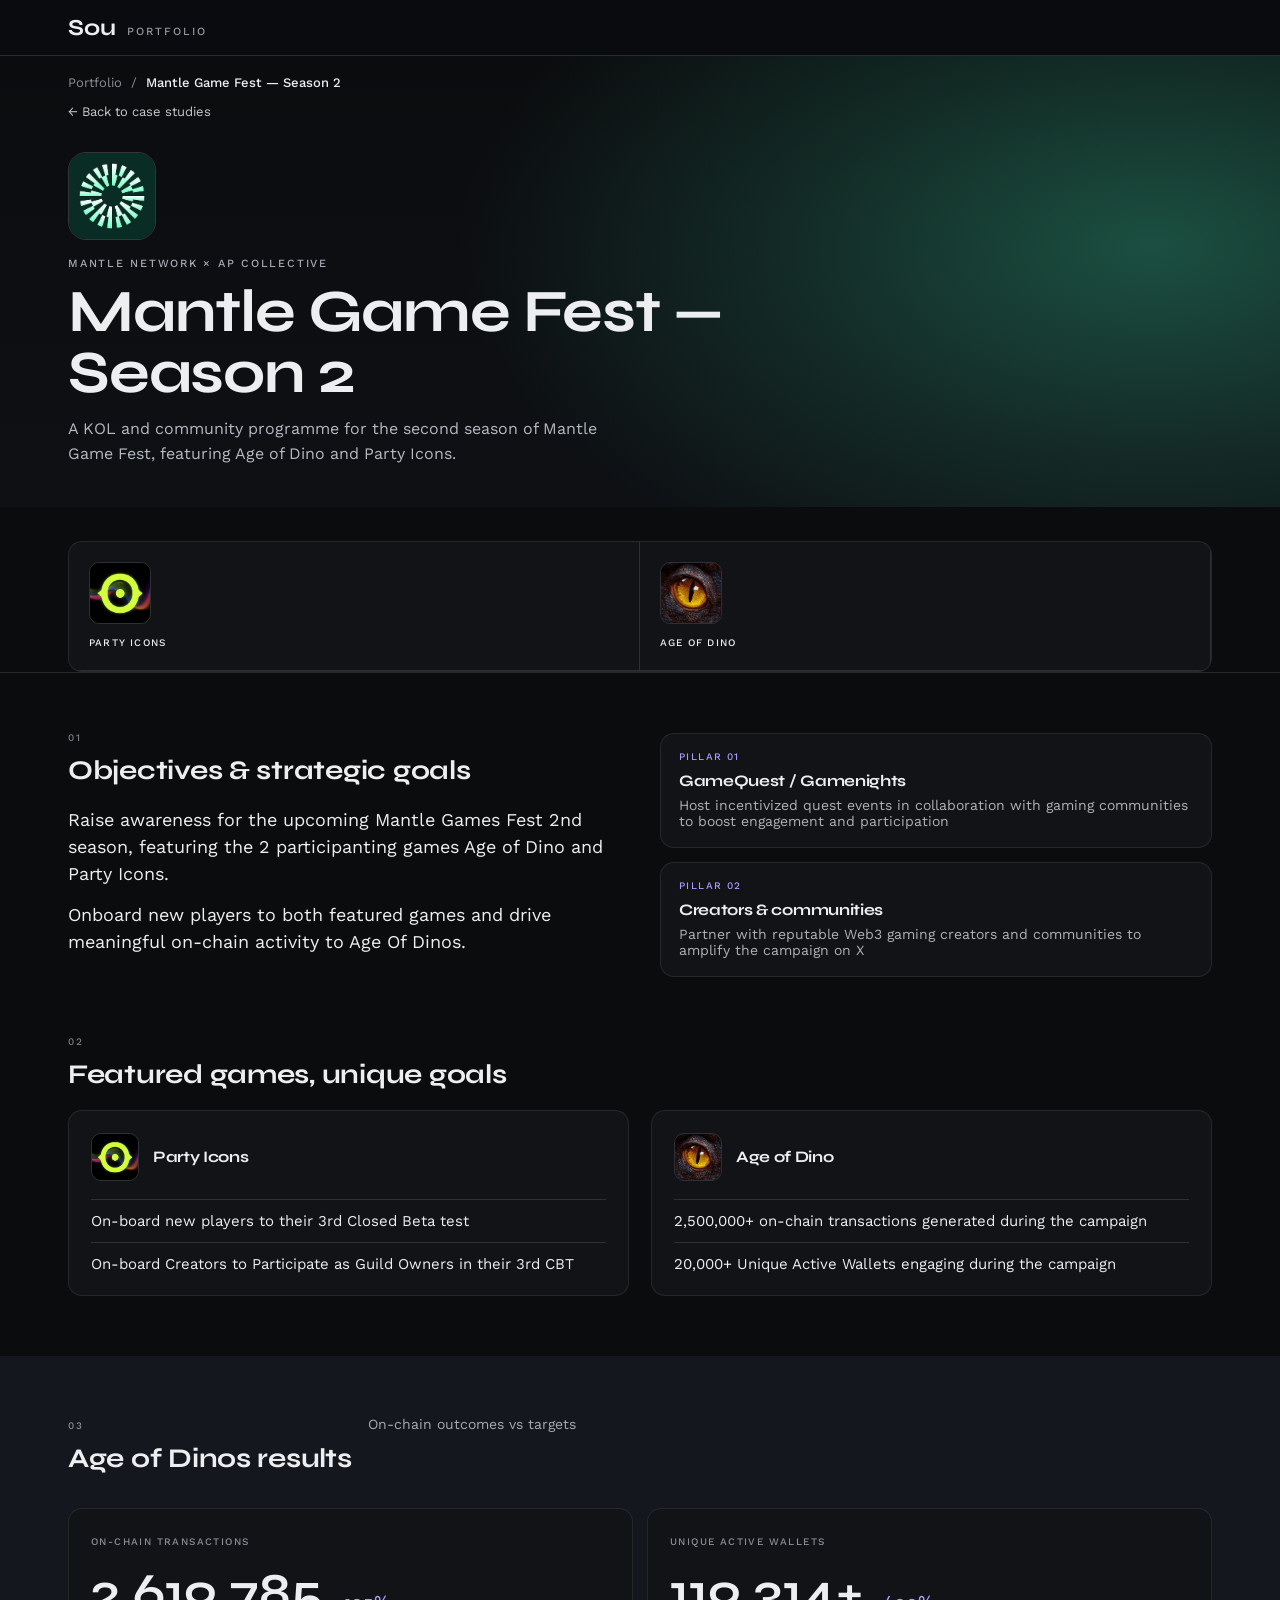
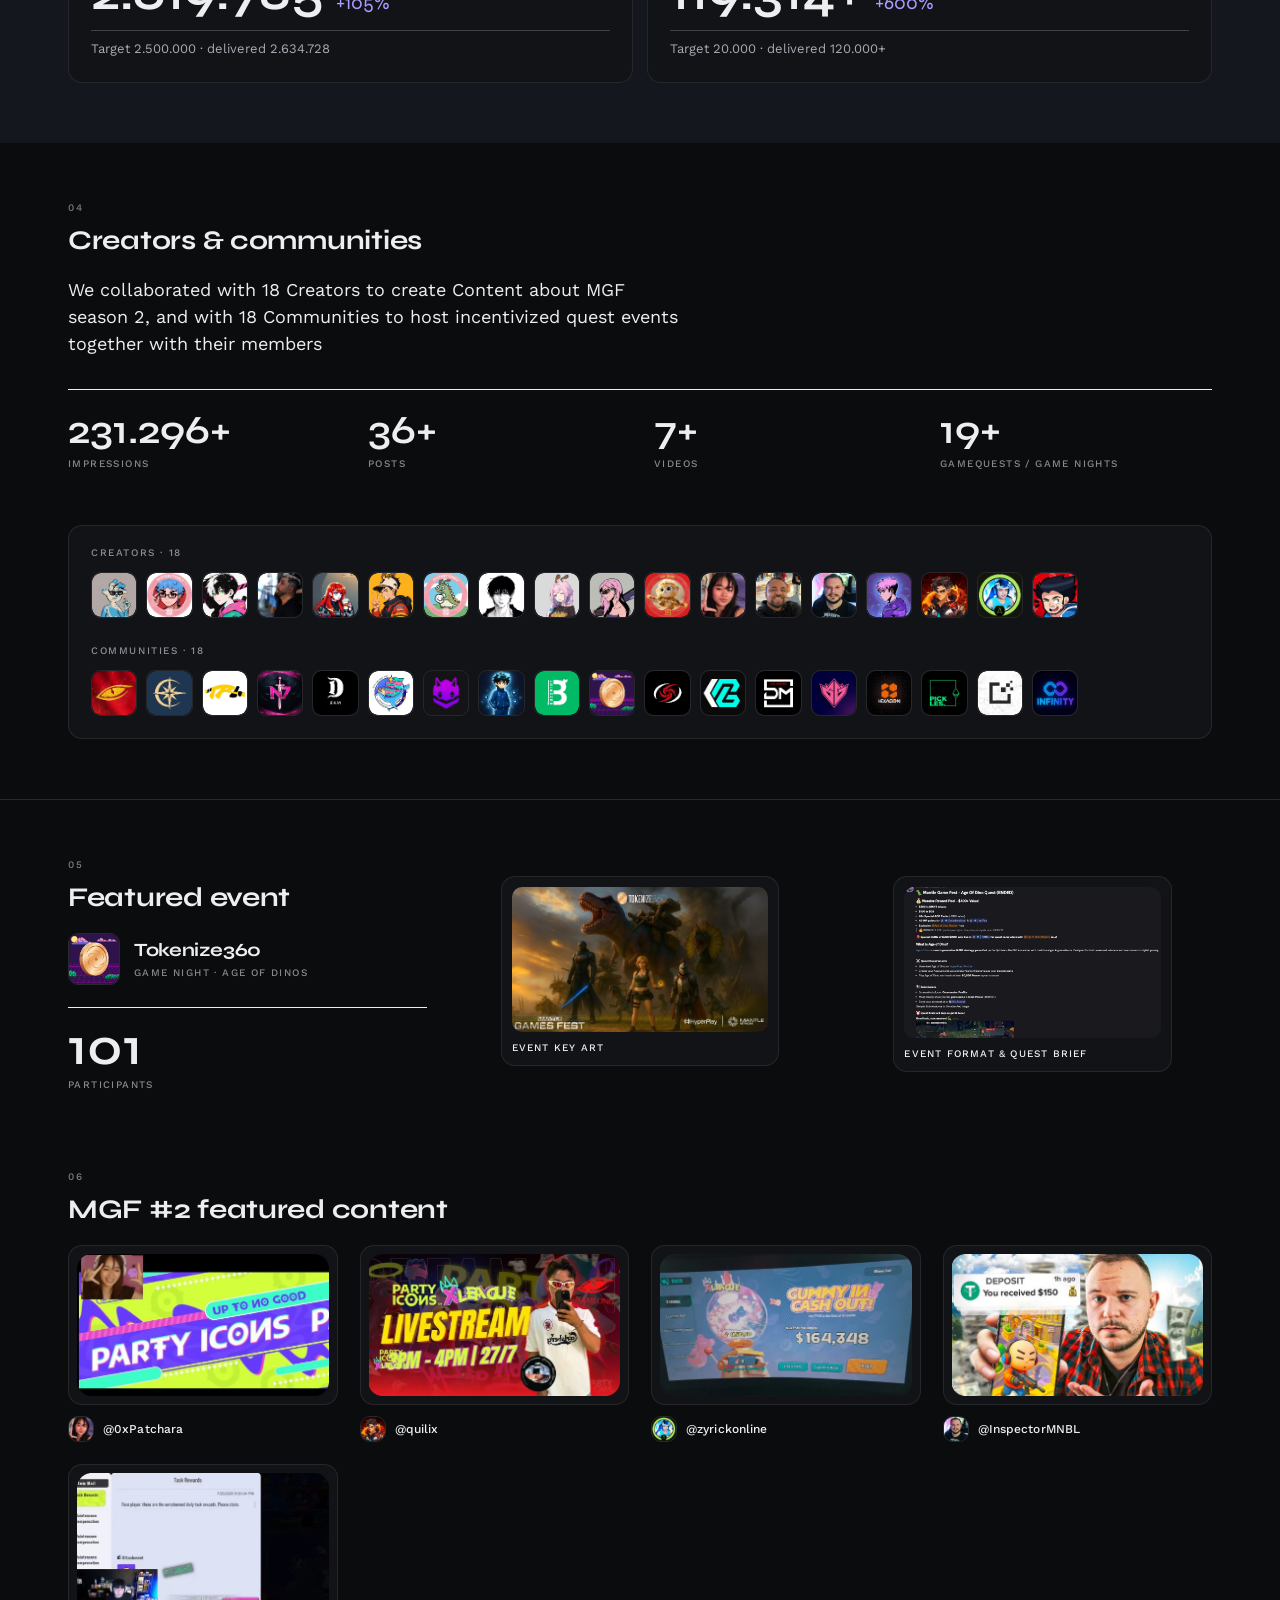
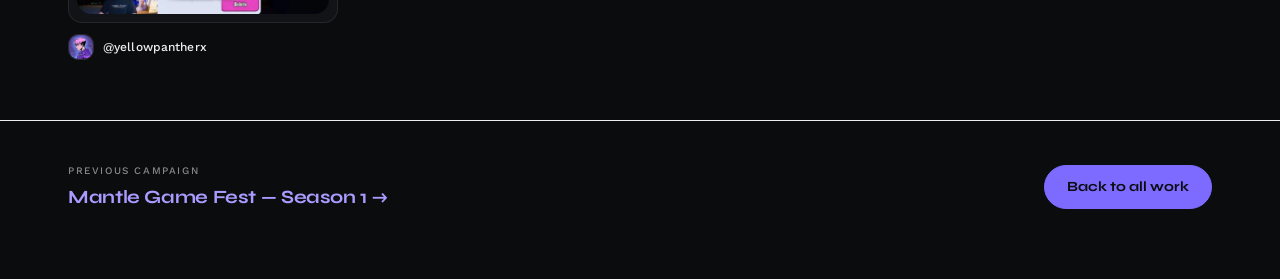
<file: work/mantle-s2/index.html>
<!DOCTYPE html>
<html lang="en" class="no-js">
<head>
<meta charset="utf-8">
<meta name="viewport" content="width=device-width, initial-scale=1">
<title>Mantle Game Fest — Season 2 — Sou Portfolio</title>
<meta name="description" content="A KOL and community programme for Mantle Game Fest Season 2, featuring Age of Dino and Party Icons. 2.63M on-chain transactions and 120,000+ unique active wallets.">
<link rel="icon" type="image/png" sizes="32x32" href="../../assets/img/favicon-32.png">
<link rel="apple-touch-icon" sizes="180x180" href="../../assets/img/favicon-180.png">
<link rel="canonical" href="/work/mantle-s2">

<meta property="og:type" content="article">
<meta property="og:site_name" content="Sou Portfolio">
<meta property="og:title" content="Mantle Game Fest — Season 2 — Sou Portfolio">
<meta property="og:description" content="A KOL and community programme for the second season of Mantle Game Fest, featuring Age of Dino and Party Icons.">
<meta property="og:image" content="../../assets/img/mgf-s2-banner.jpg">
<meta name="twitter:card" content="summary_large_image">

<link rel="preconnect" href="https://fonts.googleapis.com">
<link rel="preconnect" href="https://fonts.gstatic.com" crossorigin>
<link href="https://fonts.googleapis.com/css2?family=Syne:wght@600;700;800&amp;family=Work+Sans:wght@400;500;600&amp;display=swap" rel="stylesheet">
<link rel="stylesheet" href="../../assets/styles.css">
</head>
<body>

<header class="site-header">
  <div class="wrap">
    <a class="brand" href="../../index.html">
      <span class="brand__name">Sou</span>
      <span class="brand__role">Portfolio</span>
    </a>
  </div>
</header>

<main id="top">

  <section class="cs-hero cs-hero--mantle">
    <div class="cs-hero__inner">
      <div class="cs-hero__bg"></div>
      <div class="wrap cs-hero__content">
        <div class="cs-hero__nav">
          <nav class="breadcrumb" aria-label="Breadcrumb">
            <a href="../../index.html">Portfolio</a>
            <span aria-hidden="true">/</span>
            <span class="breadcrumb__current" aria-current="page">Mantle Game Fest — Season 2</span>
          </nav>
          <a class="back-link" href="../../index.html#work">← Back to case studies</a>
        </div>
        <div>
          <img class="cs-hero__badge" src="../../assets/img/mantle-logo.png" alt="Mantle" width="88" height="88">
          <div class="cs-hero__kicker">Mantle Network × AP Collective</div>
          <h1>Mantle Game Fest — Season 2</h1>
          <p class="cs-hero__dek">A KOL and community programme for the second season of Mantle Game Fest, featuring Age of Dino and Party Icons.</p>
        </div>
      </div>
    </div>

    <div class="wrap" style="padding-top:34px">
      <div class="game-strip" data-reveal>
        <div class="game-strip__grid">
          <div class="game-cell">
            <img src="../../assets/img/s2-image-3-3.jpg" alt="Party Icons game art" loading="lazy" decoding="async">
            <span class="game-cell__name">Party Icons</span>
          </div>
          <div class="game-cell">
            <img src="../../assets/img/s2-image-3-7.jpg" alt="Age of Dino game art" loading="lazy" decoding="async">
            <span class="game-cell__name">Age of Dino</span>
          </div>
        </div>
      </div>
    </div>
  </section>

  <!-- 01 -->
  <section class="wrap section">
    <div class="two-col">
      <div data-reveal>
        <div class="section-head">
          <div class="eyebrow">01</div>
          <h2 class="h2">Objectives &amp; strategic goals</h2>
        </div>
        <p class="lede">Raise awareness for the upcoming Mantle Games Fest 2nd season, featuring the 2 participanting games Age of Dino and Party Icons.</p>
        <p class="lede">Onboard new players to both featured games and drive meaningful on-chain activity to Age Of Dinos.</p>
      </div>

      <div class="pillars" data-reveal>
        <div class="pillar">
          <div class="pillar__eyebrow">Pillar 01</div>
          <h4>GameQuest / Gamenights</h4>
          <p>Host incentivized quest events in collaboration with gaming communities to boost engagement and participation</p>
        </div>
        <div class="pillar">
          <div class="pillar__eyebrow">Pillar 02</div>
          <h4>Creators &amp; communities</h4>
          <p>Partner with reputable Web3 gaming creators and communities to amplify the campaign on X</p>
        </div>
      </div>
    </div>
  </section>

  <!-- 02 -->
  <section class="wrap section section--flush-top">
    <div class="section-head">
      <div class="eyebrow">02</div>
      <h2 class="h2">Featured games, unique goals</h2>
    </div>
    <div class="card-grid">
      <div class="card" style="padding:22px" data-reveal>
        <div class="game-hero">
          <img src="../../assets/img/s2-image-3-3.jpg" alt="Party Icons game art" loading="lazy" decoding="async">
          <h4 style="margin:0;font-size:inherit">Party Icons</h4>
        </div>
        <div class="goal-list">
          <div>On-board new players to their 3rd Closed Beta test</div>
          <div>On-board Creators to Participate as Guild Owners in their 3rd CBT</div>
        </div>
      </div>
      <div class="card" style="padding:22px" data-reveal>
        <div class="game-hero">
          <img src="../../assets/img/s2-image-3-7.jpg" alt="Age of Dino game art" loading="lazy" decoding="async">
          <h4 style="margin:0;font-size:inherit">Age of Dino</h4>
        </div>
        <div class="goal-list">
          <div>2,500,000+ on-chain transactions generated during the campaign</div>
          <div>20,000+ Unique Active Wallets engaging during the campaign</div>
        </div>
      </div>
    </div>
  </section>

  <!-- 03 — delta ledger -->
  <section class="band">
    <div class="wrap section">
      <div class="results__head">
        <div>
          <div class="eyebrow">03</div>
          <h2 class="h2">Age of Dinos results</h2>
        </div>
        <span class="results__qualifier">On-chain outcomes vs targets</span>
      </div>

      <div class="metric-grid metric-grid--wide">
        <div class="metric-card" data-reveal>
          <div class="metric-card__label">On-chain transactions</div>
          <div class="ledger__row">
            <span class="ledger__actual"><span data-count data-to="2634728">2.634.728</span></span>
            <span class="ledger__delta">+105%</span>
          </div>
          <div class="ledger__target">Target 2.500.000 · delivered 2.634.728</div>
        </div>
        <div class="metric-card" data-reveal>
          <div class="metric-card__label">Unique active wallets</div>
          <div class="ledger__row">
            <span class="ledger__actual"><span data-count data-to="120000" data-suffix="+">120.000+</span></span>
            <span class="ledger__delta">+600%</span>
          </div>
          <div class="ledger__target">Target 20.000 · delivered 120.000+</div>
        </div>
      </div>
    </div>
  </section>

  <!-- 04 -->
  <section class="wrap section">
    <div class="section-head">
      <div class="eyebrow">04</div>
      <h2 class="h2">Creators &amp; communities</h2>
    </div>
    <p class="lede" style="margin-bottom:32px">We collaborated with 18 Creators to create Content about MGF season 2, and with 18 Communities to host incentivized quest events together with their members</p>

    <div class="stat-row" style="margin-bottom:34px">
      <div class="stat-cell" data-reveal>
        <div class="stat-cell__figure"><span data-count data-to="240000" data-suffix="+">240.000+</span></div>
        <div class="stat-cell__label">Impressions</div>
      </div>
      <div class="stat-cell" data-reveal>
        <div class="stat-cell__figure"><span data-count data-to="37" data-suffix="+">37+</span></div>
        <div class="stat-cell__label">Posts</div>
      </div>
      <div class="stat-cell" data-reveal>
        <div class="stat-cell__figure"><span data-count data-to="7" data-suffix="+">7+</span></div>
        <div class="stat-cell__label">Videos</div>
      </div>
      <div class="stat-cell" data-reveal>
        <div class="stat-cell__figure"><span data-count data-to="20" data-suffix="+">20+</span></div>
        <div class="stat-cell__label">GameQuests / game nights</div>
      </div>
    </div>

    <div class="roster-panel" data-reveal>
      <div>
        <div class="roster__label" id="s2-creators">Creators · 18</div>
        <div class="roster" role="group" aria-labelledby="s2-creators">
          <div class="roster__item"><img src="../../assets/img/s2-image-5-10.png" alt="" loading="lazy" decoding="async"></div>
          <div class="roster__item"><img src="../../assets/img/s2-image-5-11.png" alt="" loading="lazy" decoding="async"></div>
          <div class="roster__item"><img src="../../assets/img/s2-image-5-12.png" alt="" loading="lazy" decoding="async"></div>
          <div class="roster__item"><img src="../../assets/img/s2-image-5-13.png" alt="" loading="lazy" decoding="async"></div>
          <div class="roster__item"><img src="../../assets/img/s2-image-5-14.png" alt="" loading="lazy" decoding="async"></div>
          <div class="roster__item"><img src="../../assets/img/s2-image-5-15.png" alt="" loading="lazy" decoding="async"></div>
          <div class="roster__item"><img src="../../assets/img/s2-image-5-16.png" alt="" loading="lazy" decoding="async"></div>
          <div class="roster__item"><img src="../../assets/img/s2-image-5-17.png" alt="" loading="lazy" decoding="async"></div>
          <div class="roster__item"><img src="../../assets/img/s2-image-5-18.png" alt="" loading="lazy" decoding="async"></div>
          <div class="roster__item"><img src="../../assets/img/s2-image-5-19.png" alt="" loading="lazy" decoding="async"></div>
          <div class="roster__item"><img src="../../assets/img/s2-image-5-20.png" alt="" loading="lazy" decoding="async"></div>
          <div class="roster__item"><img src="../../assets/img/s2-image-5-21.png" alt="" loading="lazy" decoding="async"></div>
          <div class="roster__item"><img src="../../assets/img/s2-image-5-47.png" alt="" loading="lazy" decoding="async"></div>
          <div class="roster__item"><img src="../../assets/img/s2-image-5-48.png" alt="" loading="lazy" decoding="async"></div>
          <div class="roster__item"><img src="../../assets/img/s2-image-5-50.png" alt="" loading="lazy" decoding="async"></div>
          <div class="roster__item"><img src="../../assets/img/s2-image-5-51.png" alt="" loading="lazy" decoding="async"></div>
          <div class="roster__item"><img src="../../assets/img/s2-image-5-52.png" alt="" loading="lazy" decoding="async"></div>
          <div class="roster__item"><img src="../../assets/img/s2-image-5-53.png" alt="" loading="lazy" decoding="async"></div>
        </div>
      </div>

      <div>
        <div class="roster__label" id="s2-communities">Communities · 18</div>
        <div class="roster" role="group" aria-labelledby="s2-communities">
          <div class="roster__item"><img src="../../assets/img/s2-image-5-29.png" alt="" loading="lazy" decoding="async"></div>
          <div class="roster__item"><img src="../../assets/img/s2-image-5-30.png" alt="" loading="lazy" decoding="async"></div>
          <div class="roster__item"><img src="../../assets/img/s2-image-5-31.png" alt="" loading="lazy" decoding="async"></div>
          <div class="roster__item"><img src="../../assets/img/s2-image-5-32.png" alt="" loading="lazy" decoding="async"></div>
          <div class="roster__item"><img src="../../assets/img/s2-image-5-33.png" alt="" loading="lazy" decoding="async"></div>
          <div class="roster__item"><img src="../../assets/img/s2-image-5-34.png" alt="" loading="lazy" decoding="async"></div>
          <div class="roster__item"><img src="../../assets/img/s2-image-5-35.png" alt="" loading="lazy" decoding="async"></div>
          <div class="roster__item"><img src="../../assets/img/s2-image-5-36.png" alt="" loading="lazy" decoding="async"></div>
          <div class="roster__item"><img src="../../assets/img/s2-image-5-37.png" alt="" loading="lazy" decoding="async"></div>
          <div class="roster__item"><img src="../../assets/img/s2-image-5-38.png" alt="" loading="lazy" decoding="async"></div>
          <div class="roster__item"><img src="../../assets/img/s2-image-5-39.png" alt="" loading="lazy" decoding="async"></div>
          <div class="roster__item"><img src="../../assets/img/s2-image-5-40.png" alt="" loading="lazy" decoding="async"></div>
          <div class="roster__item"><img src="../../assets/img/s2-image-5-41.png" alt="" loading="lazy" decoding="async"></div>
          <div class="roster__item"><img src="../../assets/img/s2-image-5-42.png" alt="" loading="lazy" decoding="async"></div>
          <div class="roster__item"><img src="../../assets/img/s2-image-5-43.png" alt="" loading="lazy" decoding="async"></div>
          <div class="roster__item"><img src="../../assets/img/s2-image-5-44.png" alt="" loading="lazy" decoding="async"></div>
          <div class="roster__item"><img src="../../assets/img/s2-image-5-45.png" alt="" loading="lazy" decoding="async"></div>
          <div class="roster__item"><img src="../../assets/img/s2-image-5-46.png" alt="" loading="lazy" decoding="async"></div>
        </div>
      </div>
    </div>
  </section>

  <!-- 05 -->
  <section class="rule-top">
    <div class="wrap section two-col two-col--loose">
      <div data-reveal>
        <div class="section-head">
          <div class="eyebrow">05</div>
          <h2 class="h2">Featured event</h2>
        </div>
        <div class="game-hero" style="margin-bottom:22px">
          <img src="../../assets/img/s2-image-6-4.png" alt="Tokenize360 community logo" style="width:52px;height:52px" loading="lazy" decoding="async">
          <div>
            <h3 style="margin:0">Tokenize360</h3>
            <div class="stat-cell__label" style="margin-top:5px">Game night · Age of Dinos</div>
          </div>
        </div>
        <div style="border-top:1px solid var(--color-text);padding-top:16px">
          <div class="ledger__actual"><span data-count data-to="105">105</span></div>
          <div class="stat-cell__label">Participants</div>
        </div>
      </div>

      <figure class="figure" data-reveal>
        <img src="../../assets/img/s2-image-6-3.jpg" alt="Key art for the Tokenize360 game night" loading="lazy" decoding="async">
        <figcaption>Event key art</figcaption>
      </figure>

      <figure class="figure" data-reveal>
        <img src="../../assets/img/s2-image-6-5.jpg" alt="The event format and quest brief shared with participants" loading="lazy" decoding="async">
        <figcaption>Event format &amp; quest brief</figcaption>
      </figure>
    </div>
  </section>

  <!-- 06 -->
  <section class="wrap section section--tight-top">
    <div class="section-head">
      <div class="eyebrow">06</div>
      <h2 class="h2">MGF #2 featured content</h2>
    </div>
    <div class="featured-grid">
      <figure class="featured" data-reveal>
        <div class="featured__thumb">
          <img src="../../assets/img/s2-image-7-2.jpg" alt="Campaign content posted by @0xPatchara" loading="lazy" decoding="async">
        </div>
        <figcaption>
          <img src="../../assets/img/s2-image-7-3.png" alt="" loading="lazy" decoding="async">
          <span class="featured__handle">@0xPatchara</span>
        </figcaption>
      </figure>
      <figure class="featured" data-reveal>
        <div class="featured__thumb">
          <img src="../../assets/img/s2-image-7-4.jpg" alt="Campaign content posted by @quilix" loading="lazy" decoding="async">
        </div>
        <figcaption>
          <img src="../../assets/img/s2-image-7-5.png" alt="" loading="lazy" decoding="async">
          <span class="featured__handle">@quilix</span>
        </figcaption>
      </figure>
      <figure class="featured" data-reveal>
        <div class="featured__thumb">
          <img src="../../assets/img/s2-image-7-6.jpg" alt="Campaign content posted by @zyrickonline" loading="lazy" decoding="async">
        </div>
        <figcaption>
          <img src="../../assets/img/s2-image-7-7.png" alt="" loading="lazy" decoding="async">
          <span class="featured__handle">@zyrickonline</span>
        </figcaption>
      </figure>
      <figure class="featured" data-reveal>
        <div class="featured__thumb">
          <img src="../../assets/img/s2-image-7-8.jpg" alt="Campaign content posted by @InspectorMNBL" loading="lazy" decoding="async">
        </div>
        <figcaption>
          <img src="../../assets/img/s2-image-7-9.png" alt="" loading="lazy" decoding="async">
          <span class="featured__handle">@InspectorMNBL</span>
        </figcaption>
      </figure>
      <figure class="featured" data-reveal>
        <div class="featured__thumb">
          <img src="../../assets/img/s2-image-7-10.jpg" alt="Campaign content posted by @yellowpantherx" loading="lazy" decoding="async">
        </div>
        <figcaption>
          <img src="../../assets/img/s2-image-7-11.png" alt="" loading="lazy" decoding="async">
          <span class="featured__handle">@yellowpantherx</span>
        </figcaption>
      </figure>
    </div>
  </section>

  <footer class="cs-footer">
    <div class="wrap">
      <div>
        <div class="cs-footer__eyebrow">Previous campaign</div>
        <h3><a href="../mantle-s1/index.html">Mantle Game Fest — Season 1 →</a></h3>
      </div>
      <a class="pill-btn" href="../../index.html#work">Back to all work</a>
    </div>
  </footer>

</main>

<script src="../../assets/site.js" defer></script>
</body>
</html>
</file>
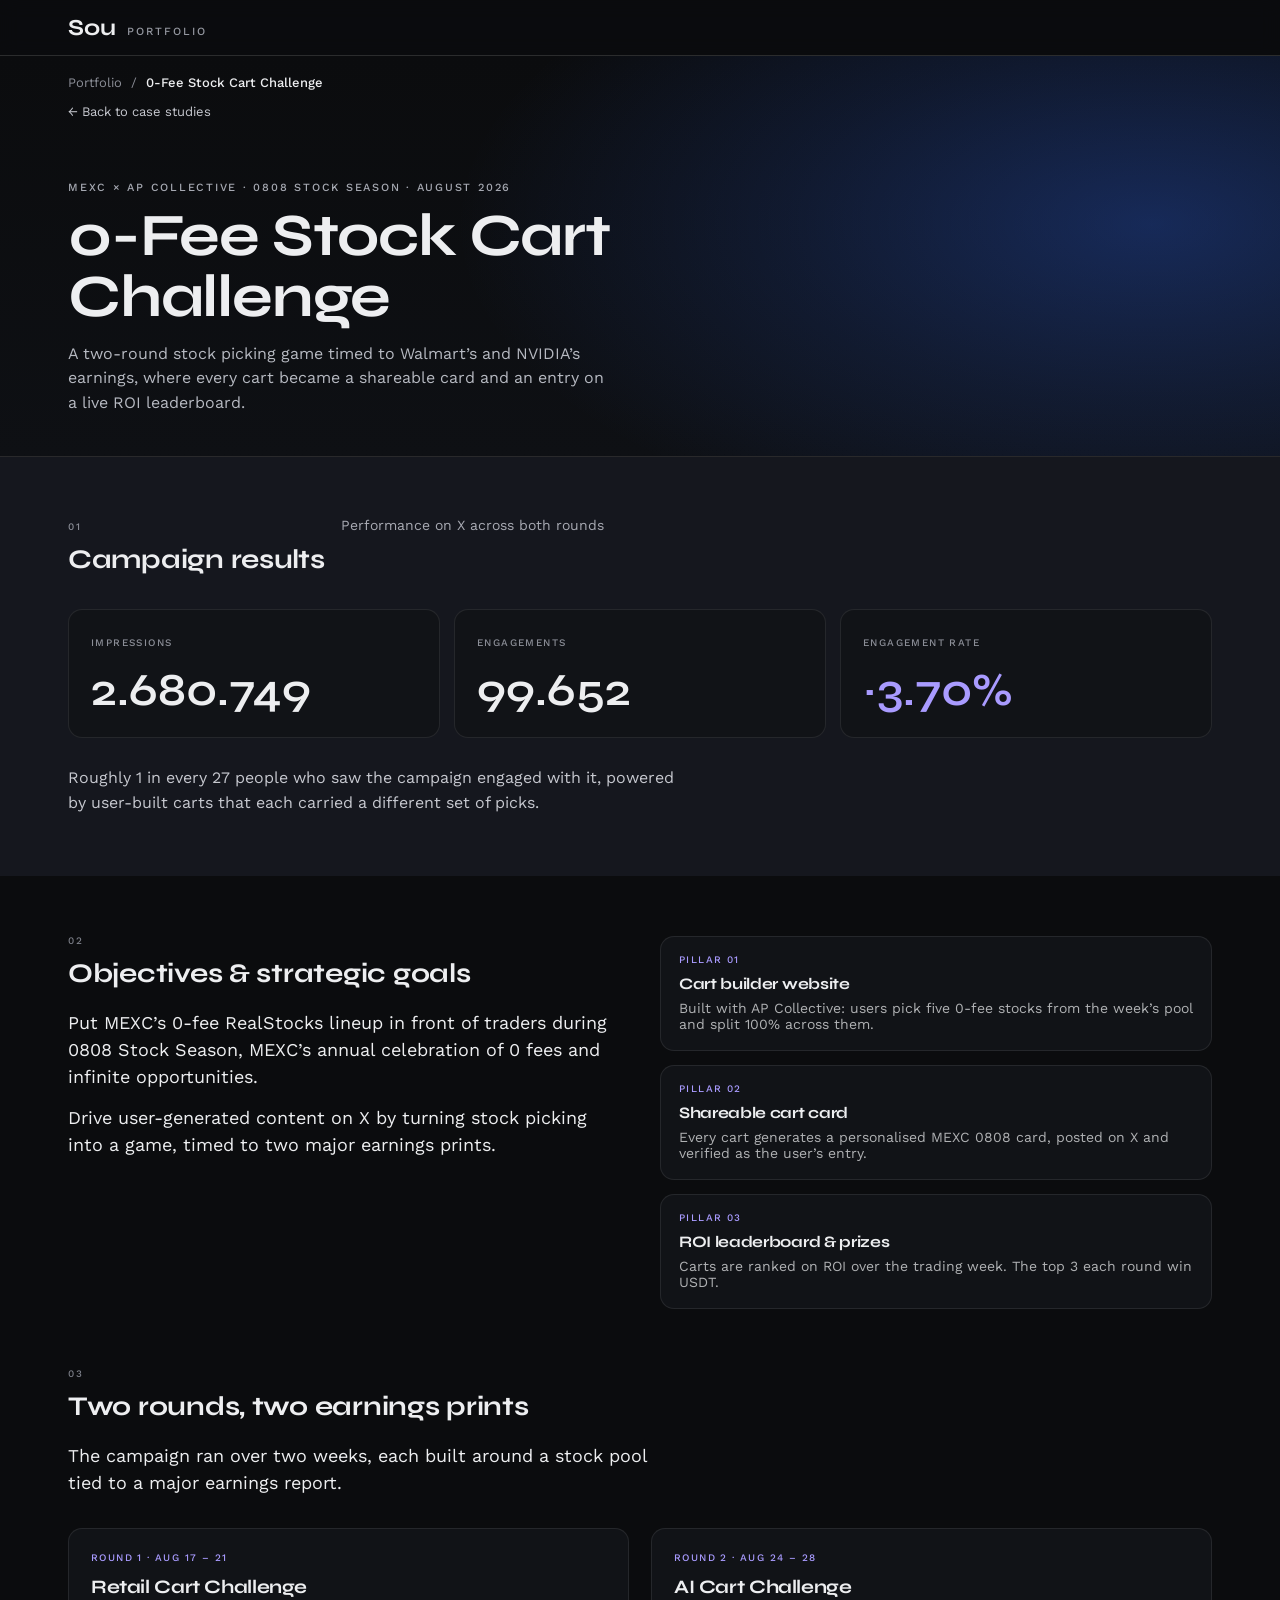
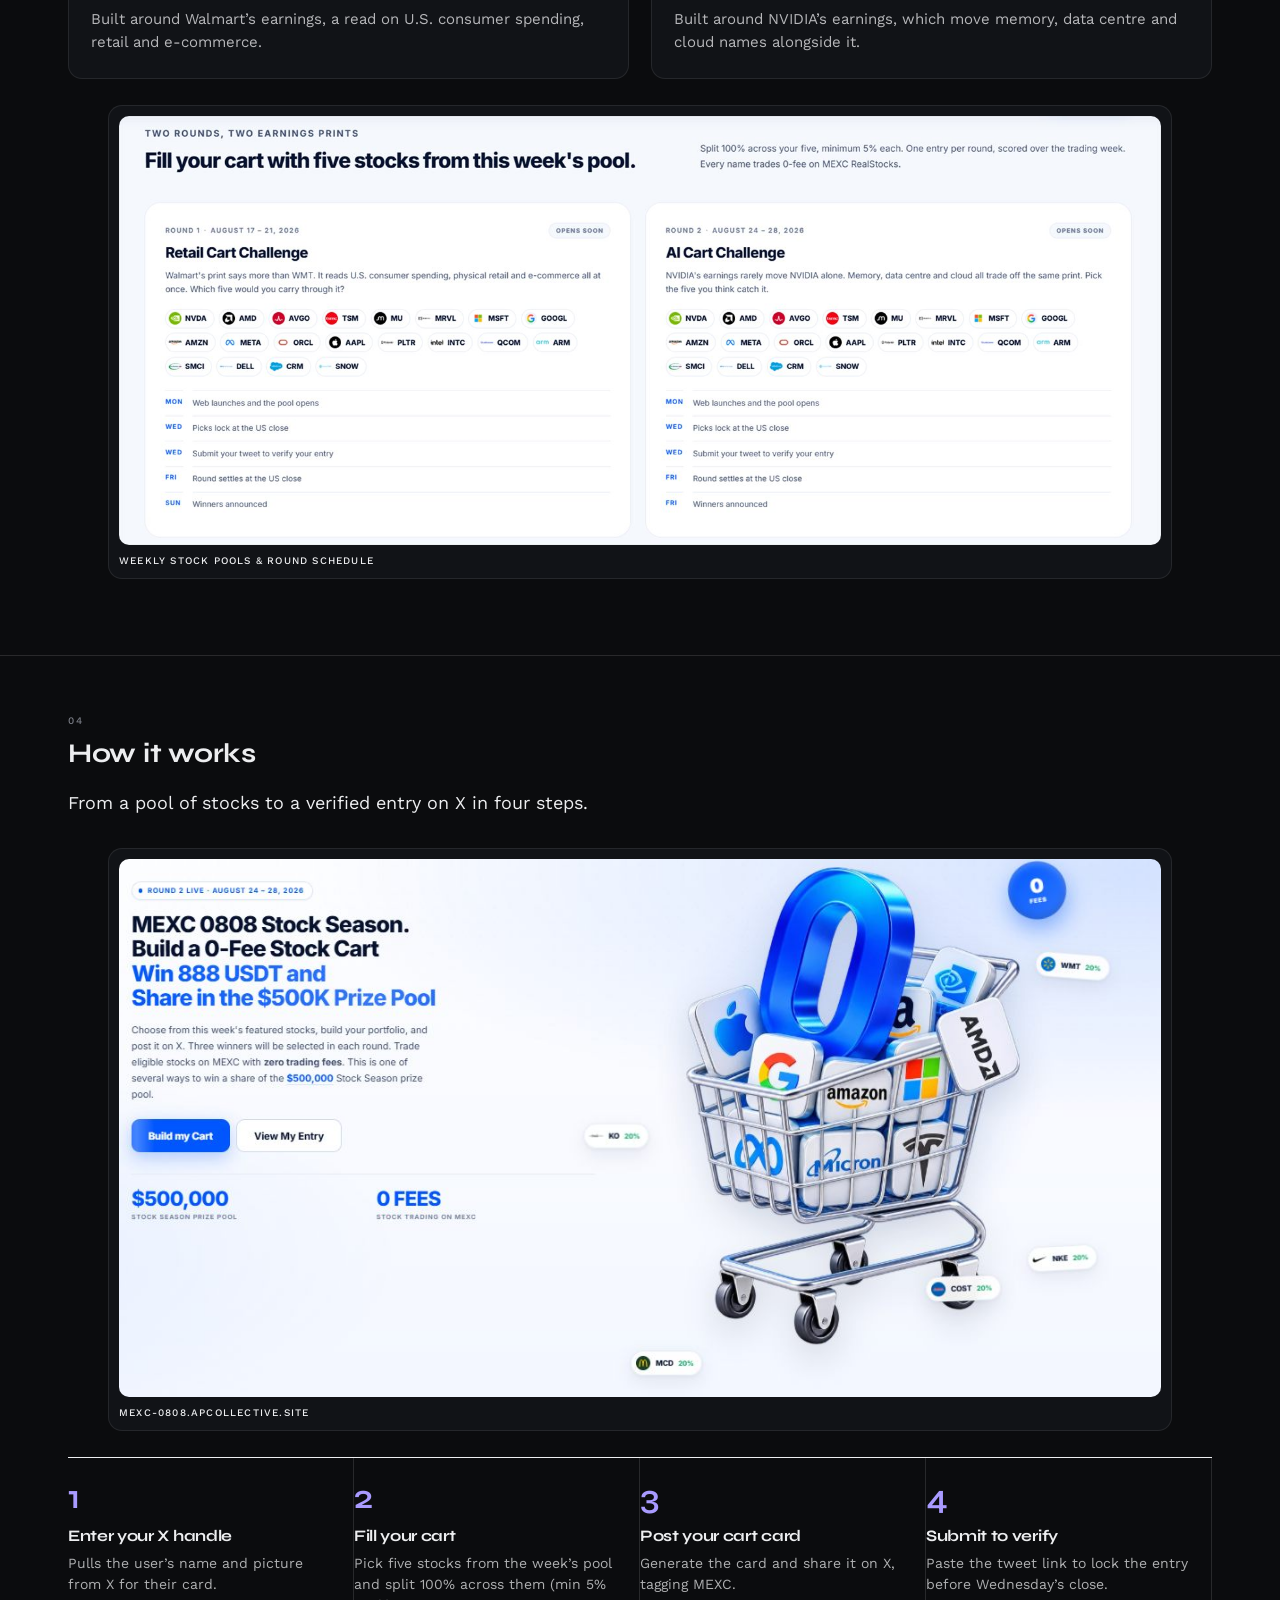
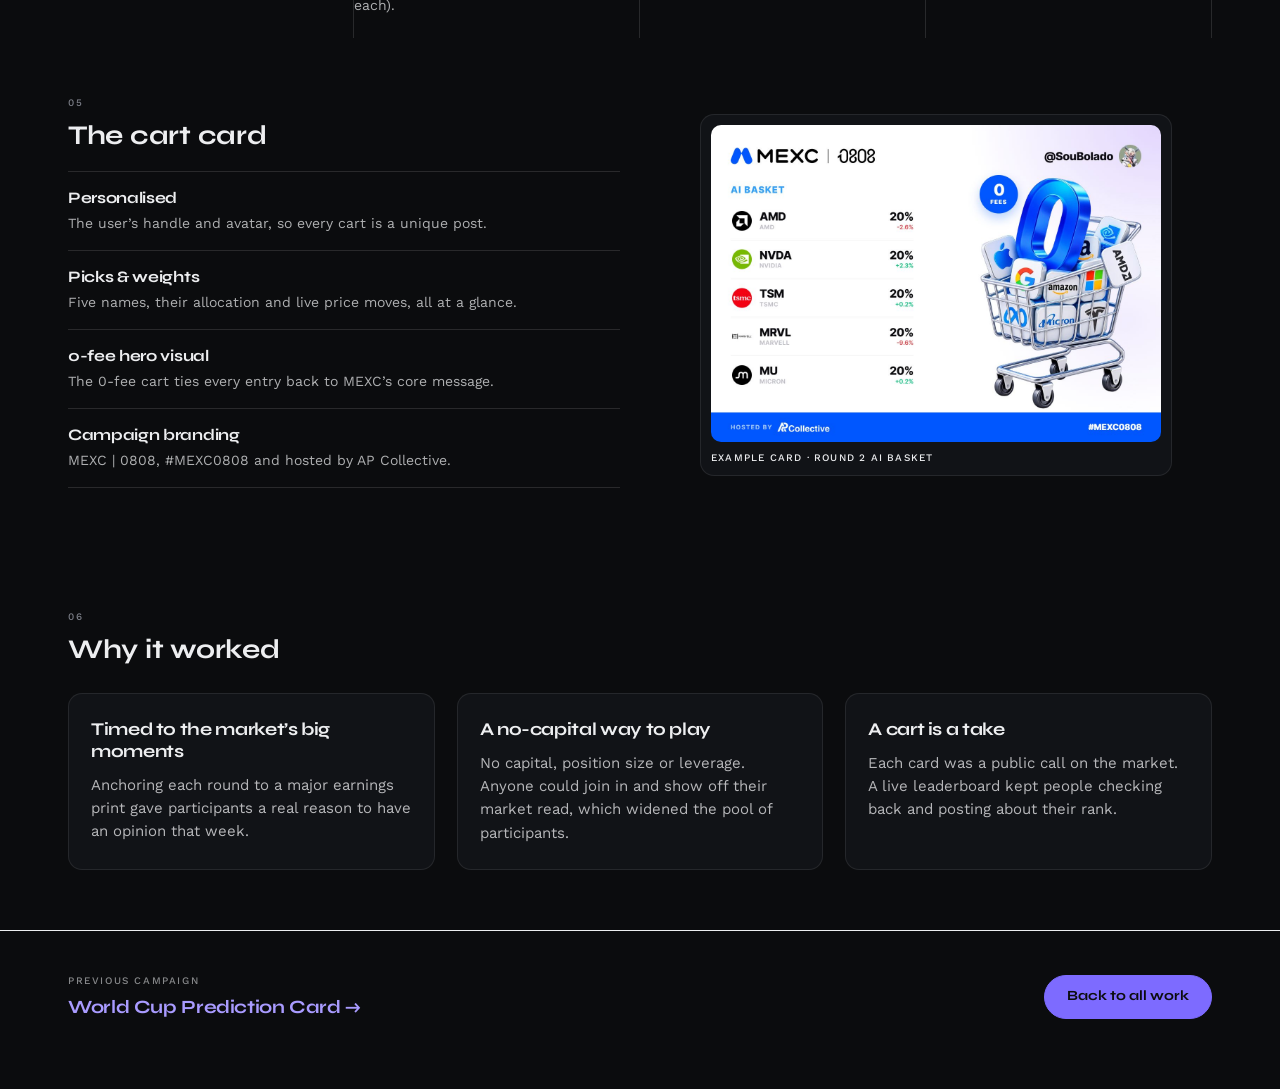
<file: work/stock-cart/index.html>
<!DOCTYPE html>
<html lang="en" class="no-js">
<head>
<meta charset="utf-8">
<meta name="viewport" content="width=device-width, initial-scale=1">
<title>0-Fee Stock Cart Challenge — Sou Portfolio</title>
<meta name="description" content="A two-round stock picking game timed to Walmart's and NVIDIA's earnings. 2.68M impressions, 99.6K engagements, ~3.70% engagement rate on X.">
<link rel="icon" type="image/png" sizes="32x32" href="../../assets/img/favicon-32.png">
<link rel="apple-touch-icon" sizes="180x180" href="../../assets/img/favicon-180.png">
<link rel="canonical" href="/work/stock-cart">

<meta property="og:type" content="article">
<meta property="og:site_name" content="Sou Portfolio">
<meta property="og:title" content="0-Fee Stock Cart Challenge — Sou Portfolio">
<meta property="og:description" content="A two-round stock picking game timed to Walmart's and NVIDIA's earnings, where every cart became a shareable card and an entry on a live ROI leaderboard.">
<meta property="og:image" content="../../assets/img/sc/hero-cart.jpg">
<meta name="twitter:card" content="summary_large_image">

<link rel="preconnect" href="https://fonts.googleapis.com">
<link rel="preconnect" href="https://fonts.gstatic.com" crossorigin>
<link href="https://fonts.googleapis.com/css2?family=Syne:wght@600;700;800&amp;family=Work+Sans:wght@400;500;600&amp;display=swap" rel="stylesheet">
<link rel="stylesheet" href="../../assets/styles.css">
</head>
<body>

<header class="site-header">
  <div class="wrap">
    <a class="brand" href="../../index.html">
      <span class="brand__name">Sou</span>
      <span class="brand__role">Portfolio</span>
    </a>
  </div>
</header>

<main id="top">

  <section class="cs-hero cs-hero--mexc">
    <div class="cs-hero__inner">
      <div class="cs-hero__bg"></div>
      <div class="wrap cs-hero__content">
        <div class="cs-hero__nav">
          <nav class="breadcrumb" aria-label="Breadcrumb">
            <a href="../../index.html">Portfolio</a>
            <span aria-hidden="true">/</span>
            <span class="breadcrumb__current" aria-current="page">0-Fee Stock Cart Challenge</span>
          </nav>
          <a class="back-link" href="../../index.html#work">← Back to case studies</a>
        </div>
        <div>
          <div class="cs-hero__kicker">MEXC × AP Collective · 0808 Stock Season · August 2026</div>
          <h1>0-Fee Stock Cart Challenge</h1>
          <p class="cs-hero__dek">A two-round stock picking game timed to Walmart’s and NVIDIA’s earnings, where every cart became a shareable card and an entry on a live ROI leaderboard.</p>
        </div>
      </div>
    </div>
  </section>

  <!-- 01 — results first: the numbers a hiring manager should see before anything else -->
  <section class="band">
    <div class="wrap section">
      <div class="results__head">
        <div>
          <div class="eyebrow">01</div>
          <h2 class="h2">Campaign results</h2>
        </div>
        <span class="results__qualifier">Performance on X across both rounds</span>
      </div>

      <div class="metric-grid">
        <div class="metric-card" data-reveal>
          <div class="metric-card__label">Impressions</div>
          <div class="metric-card__figure"><span data-count data-to="2680749">2.680.749</span></div>
        </div>
        <div class="metric-card" data-reveal>
          <div class="metric-card__label">Engagements</div>
          <div class="metric-card__figure"><span data-count data-to="99652">99.652</span></div>
        </div>
        <div class="metric-card" data-reveal>
          <div class="metric-card__label">Engagement rate</div>
          <div class="metric-card__figure metric-card__figure--accent">~3.70%</div>
        </div>
      </div>

      <p class="results__closing">Roughly 1 in every 27 people who saw the campaign engaged with it, powered by user-built carts that each carried a different set of picks.</p>
    </div>
  </section>

  <!-- 02 -->
  <section class="wrap section">
    <div class="two-col">
      <div data-reveal>
        <div class="section-head">
          <div class="eyebrow">02</div>
          <h2 class="h2">Objectives &amp; strategic goals</h2>
        </div>
        <p class="lede">Put MEXC’s 0-fee RealStocks lineup in front of traders during 0808 Stock Season, MEXC’s annual celebration of 0 fees and infinite opportunities.</p>
        <p class="lede">Drive user-generated content on X by turning stock picking into a game, timed to two major earnings prints.</p>
      </div>

      <div class="pillars" data-reveal>
        <div class="pillar">
          <div class="pillar__eyebrow">Pillar 01</div>
          <h4>Cart builder website</h4>
          <p>Built with AP Collective: users pick five 0-fee stocks from the week’s pool and split 100% across them.</p>
        </div>
        <div class="pillar">
          <div class="pillar__eyebrow">Pillar 02</div>
          <h4>Shareable cart card</h4>
          <p>Every cart generates a personalised MEXC 0808 card, posted on X and verified as the user’s entry.</p>
        </div>
        <div class="pillar">
          <div class="pillar__eyebrow">Pillar 03</div>
          <h4>ROI leaderboard &amp; prizes</h4>
          <p>Carts are ranked on ROI over the trading week. The top 3 each round win USDT.</p>
        </div>
      </div>
    </div>
  </section>

  <!-- 03 -->
  <section class="wrap section section--flush-top">
    <div class="section-head">
      <div class="eyebrow">03</div>
      <h2 class="h2">Two rounds, two earnings prints</h2>
    </div>
    <p class="lede" style="margin-bottom:32px">The campaign ran over two weeks, each built around a stock pool tied to a major earnings report.</p>

    <div class="card-grid" style="margin-bottom:26px">
      <div class="card card--round" data-reveal>
        <div class="card__n">Round 1 · Aug 17 – 21</div>
        <h4>Retail Cart Challenge</h4>
        <p>Built around Walmart’s earnings, a read on U.S. consumer spending, retail and e-commerce.</p>
      </div>
      <div class="card card--round" data-reveal>
        <div class="card__n">Round 2 · Aug 24 – 28</div>
        <h4>AI Cart Challenge</h4>
        <p>Built around NVIDIA’s earnings, which move memory, data centre and cloud names alongside it.</p>
      </div>
    </div>

    <figure class="figure" data-reveal>
      <img src="../../assets/img/sc/image-3-3.jpg" alt="The weekly stock pools for both rounds alongside the campaign schedule" loading="lazy" decoding="async">
      <figcaption>Weekly stock pools &amp; round schedule</figcaption>
    </figure>
  </section>

  <!-- 04 -->
  <section class="rule-top">
    <div class="wrap section">
      <div class="section-head">
        <div class="eyebrow">04</div>
        <h2 class="h2">How it works</h2>
      </div>
      <p class="lede" style="margin-bottom:32px">From a pool of stocks to a verified entry on X in four steps.</p>

      <figure class="figure" style="margin-bottom:26px" data-reveal>
        <img src="../../assets/img/sc/image-4-1.jpg" alt="The cart builder landing page, showing the stock pool and allocation controls" loading="lazy" decoding="async">
        <figcaption>mexc-0808.apcollective.site</figcaption>
      </figure>

      <div class="steps" data-reveal>
        <div class="step">
          <div class="step__n">1</div>
          <h4>Enter your X handle</h4>
          <p>Pulls the user’s name and picture from X for their card.</p>
        </div>
        <div class="step">
          <div class="step__n">2</div>
          <h4>Fill your cart</h4>
          <p>Pick five stocks from the week’s pool and split 100% across them (min 5% each).</p>
        </div>
        <div class="step">
          <div class="step__n">3</div>
          <h4>Post your cart card</h4>
          <p>Generate the card and share it on X, tagging MEXC.</p>
        </div>
        <div class="step">
          <div class="step__n">4</div>
          <h4>Submit to verify</h4>
          <p>Paste the tweet link to lock the entry before Wednesday’s close.</p>
        </div>
      </div>
    </div>
  </section>

  <!-- 05 -->
  <section class="wrap section section--flush-top">
    <div class="two-col">
      <div data-reveal>
        <div class="section-head">
          <div class="eyebrow">05</div>
          <h2 class="h2">The cart card</h2>
        </div>
        <div class="trait-list">
          <div class="trait">
            <h4>Personalised</h4>
            <p>The user’s handle and avatar, so every cart is a unique post.</p>
          </div>
          <div class="trait">
            <h4>Picks &amp; weights</h4>
            <p>Five names, their allocation and live price moves, all at a glance.</p>
          </div>
          <div class="trait">
            <h4>0-fee hero visual</h4>
            <p>The 0-fee cart ties every entry back to MEXC’s core message.</p>
          </div>
          <div class="trait">
            <h4>Campaign branding</h4>
            <p>MEXC | 0808, #MEXC0808 and hosted by AP Collective.</p>
          </div>
        </div>
      </div>

      <figure class="figure" data-reveal>
        <img src="../../assets/img/sc/image-5-1.jpg" alt="A personalised cart card showing a user's five AI stock picks with their allocations" loading="lazy" decoding="async">
        <figcaption>Example card · Round 2 AI basket</figcaption>
      </figure>
    </div>
  </section>

  <!-- 06 -->
  <section class="wrap section">
    <div class="section-head" style="margin-bottom:28px">
      <div class="eyebrow">06</div>
      <h2 class="h2">Why it worked</h2>
    </div>
    <div class="card-grid">
      <div class="card" data-reveal>
        <h4>Timed to the market’s big moments</h4>
        <p>Anchoring each round to a major earnings print gave participants a real reason to have an opinion that week.</p>
      </div>
      <div class="card" data-reveal>
        <h4>A no-capital way to play</h4>
        <p>No capital, position size or leverage. Anyone could join in and show off their market read, which widened the pool of participants.</p>
      </div>
      <div class="card" data-reveal>
        <h4>A cart is a take</h4>
        <p>Each card was a public call on the market. A live leaderboard kept people checking back and posting about their rank.</p>
      </div>
    </div>
  </section>

  <footer class="cs-footer">
    <div class="wrap">
      <div>
        <div class="cs-footer__eyebrow">Previous campaign</div>
        <h3><a href="../world-cup/index.html">World Cup Prediction Card →</a></h3>
      </div>
      <a class="pill-btn" href="../../index.html#work">Back to all work</a>
    </div>
  </footer>

</main>

<script src="../../assets/site.js" defer></script>
</body>
</html>
</file>
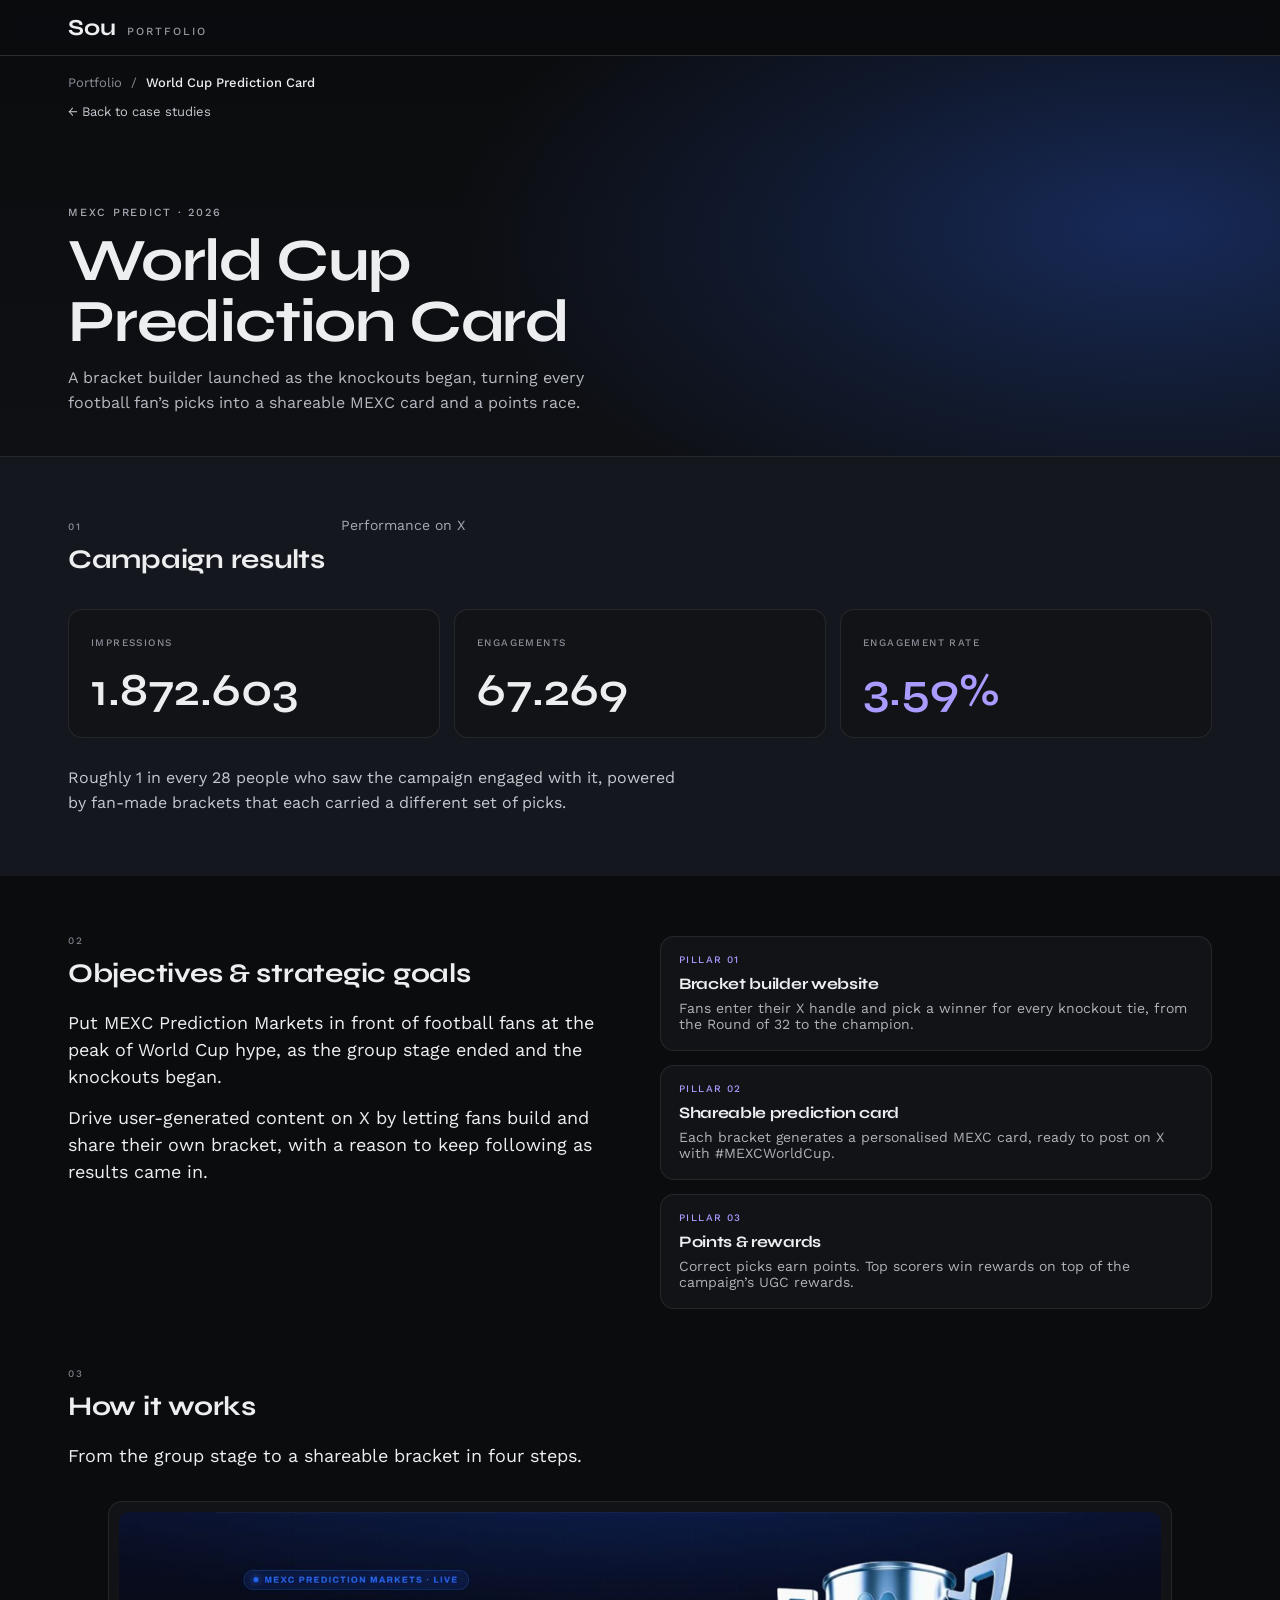
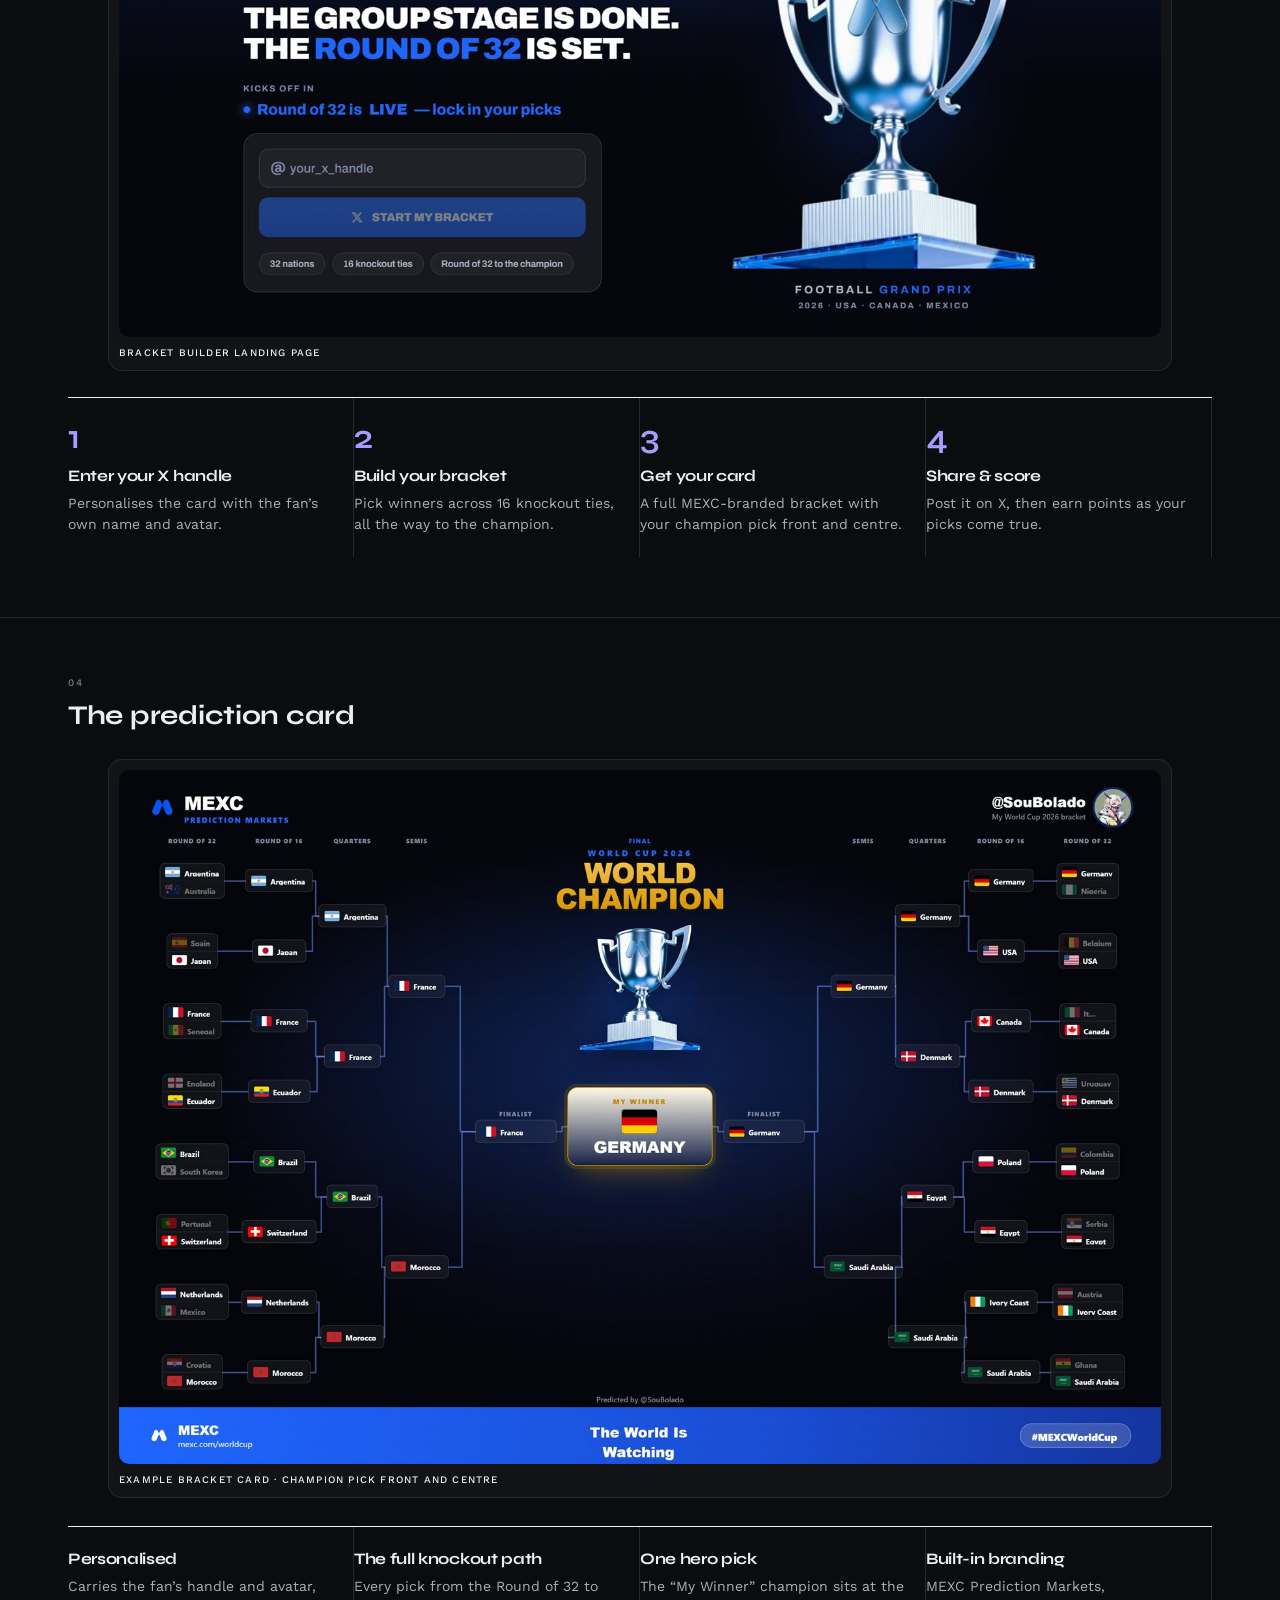
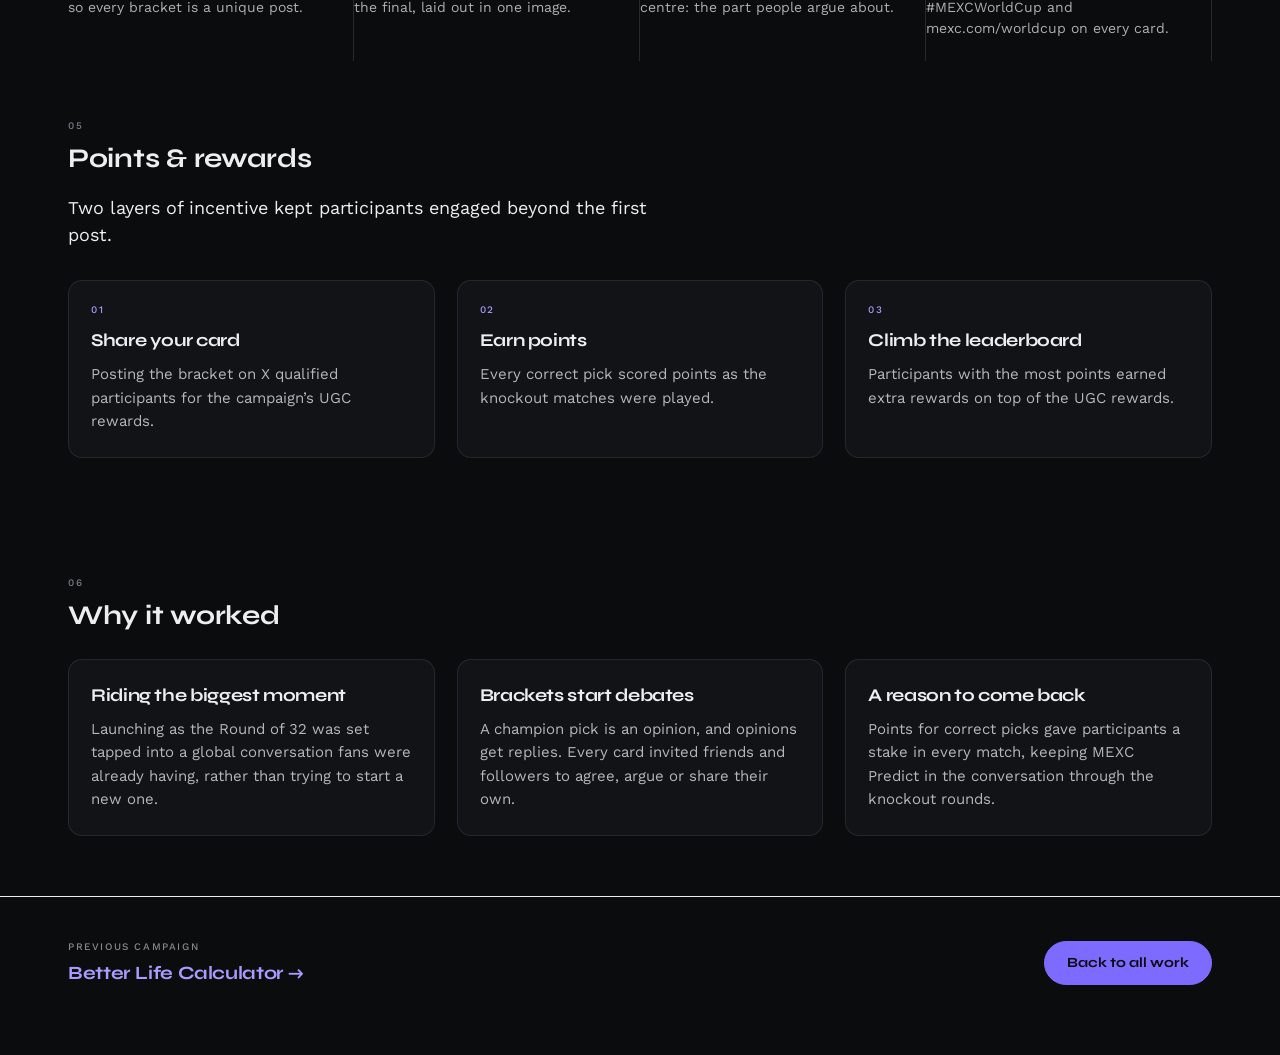
<file: work/world-cup/index.html>
<!DOCTYPE html>
<html lang="en" class="no-js">
<head>
<meta charset="utf-8">
<meta name="viewport" content="width=device-width, initial-scale=1">
<title>World Cup Prediction Card — Sou Portfolio</title>
<meta name="description" content="A World Cup bracket builder launched as the knockouts began. 1.87M impressions, 67.2K engagements, 3.59% engagement rate on X.">
<link rel="icon" type="image/png" sizes="32x32" href="../../assets/img/favicon-32.png">
<link rel="apple-touch-icon" sizes="180x180" href="../../assets/img/favicon-180.png">
<link rel="canonical" href="/work/world-cup">

<meta property="og:type" content="article">
<meta property="og:site_name" content="Sou Portfolio">
<meta property="og:title" content="World Cup Prediction Card — Sou Portfolio">
<meta property="og:description" content="A bracket builder launched as the knockouts began, turning every football fan's picks into a shareable MEXC card and a points race.">
<meta property="og:image" content="../../assets/img/wc/hero-trophy.jpg">
<meta name="twitter:card" content="summary_large_image">

<link rel="preconnect" href="https://fonts.googleapis.com">
<link rel="preconnect" href="https://fonts.gstatic.com" crossorigin>
<link href="https://fonts.googleapis.com/css2?family=Syne:wght@600;700;800&amp;family=Work+Sans:wght@400;500;600&amp;display=swap" rel="stylesheet">
<link rel="stylesheet" href="../../assets/styles.css">
</head>
<body>

<header class="site-header">
  <div class="wrap">
    <a class="brand" href="../../index.html">
      <span class="brand__name">Sou</span>
      <span class="brand__role">Portfolio</span>
    </a>
  </div>
</header>

<main id="top">

  <section class="cs-hero cs-hero--mexc">
    <div class="cs-hero__inner">
      <div class="cs-hero__bg"></div>
      <div class="wrap cs-hero__content">
        <div class="cs-hero__nav">
          <nav class="breadcrumb" aria-label="Breadcrumb">
            <a href="../../index.html">Portfolio</a>
            <span aria-hidden="true">/</span>
            <span class="breadcrumb__current" aria-current="page">World Cup Prediction Card</span>
          </nav>
          <a class="back-link" href="../../index.html#work">← Back to case studies</a>
        </div>
        <div>
          <div class="cs-hero__kicker">MEXC Predict · 2026</div>
          <h1>World Cup Prediction Card</h1>
          <p class="cs-hero__dek">A bracket builder launched as the knockouts began, turning every football fan’s picks into a shareable MEXC card and a points race.</p>
        </div>
      </div>
    </div>
  </section>

  <!-- 01 -->
  <section class="band">
    <div class="wrap section">
      <div class="results__head">
        <div>
          <div class="eyebrow">01</div>
          <h2 class="h2">Campaign results</h2>
        </div>
        <span class="results__qualifier">Performance on X</span>
      </div>

      <div class="metric-grid">
        <div class="metric-card" data-reveal>
          <div class="metric-card__label">Impressions</div>
          <div class="metric-card__figure"><span data-count data-to="1872603">1.872.603</span></div>
        </div>
        <div class="metric-card" data-reveal>
          <div class="metric-card__label">Engagements</div>
          <div class="metric-card__figure"><span data-count data-to="67269">67.269</span></div>
        </div>
        <div class="metric-card" data-reveal>
          <div class="metric-card__label">Engagement rate</div>
          <div class="metric-card__figure metric-card__figure--accent">3.59%</div>
        </div>
      </div>

      <p class="results__closing">Roughly 1 in every 28 people who saw the campaign engaged with it, powered by fan-made brackets that each carried a different set of picks.</p>
    </div>
  </section>

  <!-- 02 -->
  <section class="wrap section">
    <div class="two-col">
      <div data-reveal>
        <div class="section-head">
          <div class="eyebrow">02</div>
          <h2 class="h2">Objectives &amp; strategic goals</h2>
        </div>
        <p class="lede">Put MEXC Prediction Markets in front of football fans at the peak of World Cup hype, as the group stage ended and the knockouts began.</p>
        <p class="lede">Drive user-generated content on X by letting fans build and share their own bracket, with a reason to keep following as results came in.</p>
      </div>

      <div class="pillars" data-reveal>
        <div class="pillar">
          <div class="pillar__eyebrow">Pillar 01</div>
          <h4>Bracket builder website</h4>
          <p>Fans enter their X handle and pick a winner for every knockout tie, from the Round of 32 to the champion.</p>
        </div>
        <div class="pillar">
          <div class="pillar__eyebrow">Pillar 02</div>
          <h4>Shareable prediction card</h4>
          <p>Each bracket generates a personalised MEXC card, ready to post on X with #MEXCWorldCup.</p>
        </div>
        <div class="pillar">
          <div class="pillar__eyebrow">Pillar 03</div>
          <h4>Points &amp; rewards</h4>
          <p>Correct picks earn points. Top scorers win rewards on top of the campaign’s UGC rewards.</p>
        </div>
      </div>
    </div>
  </section>

  <!-- 03 -->
  <section class="wrap section section--flush-top">
    <div class="section-head">
      <div class="eyebrow">03</div>
      <h2 class="h2">How it works</h2>
    </div>
    <p class="lede" style="margin-bottom:32px">From the group stage to a shareable bracket in four steps.</p>

    <figure class="figure" style="margin-bottom:26px" data-reveal>
      <img src="../../assets/img/wc/image-3-1.jpg" alt="The bracket builder landing page, showing the knockout tree" loading="lazy" decoding="async">
      <figcaption>Bracket builder landing page</figcaption>
    </figure>

    <div class="steps" data-reveal>
      <div class="step">
        <div class="step__n">1</div>
        <h4>Enter your X handle</h4>
        <p>Personalises the card with the fan’s own name and avatar.</p>
      </div>
      <div class="step">
        <div class="step__n">2</div>
        <h4>Build your bracket</h4>
        <p>Pick winners across 16 knockout ties, all the way to the champion.</p>
      </div>
      <div class="step">
        <div class="step__n">3</div>
        <h4>Get your card</h4>
        <p>A full MEXC-branded bracket with your champion pick front and centre.</p>
      </div>
      <div class="step">
        <div class="step__n">4</div>
        <h4>Share &amp; score</h4>
        <p>Post it on X, then earn points as your picks come true.</p>
      </div>
    </div>
  </section>

  <!-- 04 -->
  <section class="rule-top">
    <div class="wrap section">
      <div class="section-head" style="margin-bottom:28px">
        <div class="eyebrow">04</div>
        <h2 class="h2">The prediction card</h2>
      </div>

      <figure class="figure" style="margin-bottom:28px" data-reveal>
        <img src="../../assets/img/wc/image-4-1.jpg" alt="A personalised World Cup bracket card with the fan's champion pick at the centre" loading="lazy" decoding="async">
        <figcaption>Example bracket card · champion pick front and centre</figcaption>
      </figure>

      <div class="trait-row" data-reveal>
        <div class="step">
          <h4>Personalised</h4>
          <p>Carries the fan’s handle and avatar, so every bracket is a unique post.</p>
        </div>
        <div class="step">
          <h4>The full knockout path</h4>
          <p>Every pick from the Round of 32 to the final, laid out in one image.</p>
        </div>
        <div class="step">
          <h4>One hero pick</h4>
          <p>The “My Winner” champion sits at the centre: the part people argue about.</p>
        </div>
        <div class="step">
          <h4>Built-in branding</h4>
          <p>MEXC Prediction Markets, #MEXCWorldCup and mexc.com/worldcup on every card.</p>
        </div>
      </div>
    </div>
  </section>

  <!-- 05 -->
  <section class="wrap section section--flush-top">
    <div class="section-head">
      <div class="eyebrow">05</div>
      <h2 class="h2">Points &amp; rewards</h2>
    </div>
    <p class="lede" style="margin-bottom:32px">Two layers of incentive kept participants engaged beyond the first post.</p>

    <div class="card-grid card-grid--narrow">
      <div class="card" data-reveal>
        <div class="card__n">01</div>
        <h4>Share your card</h4>
        <p>Posting the bracket on X qualified participants for the campaign’s UGC rewards.</p>
      </div>
      <div class="card" data-reveal>
        <div class="card__n">02</div>
        <h4>Earn points</h4>
        <p>Every correct pick scored points as the knockout matches were played.</p>
      </div>
      <div class="card" data-reveal>
        <div class="card__n">03</div>
        <h4>Climb the leaderboard</h4>
        <p>Participants with the most points earned extra rewards on top of the UGC rewards.</p>
      </div>
    </div>
  </section>

  <!-- 06 -->
  <section class="wrap section">
    <div class="section-head" style="margin-bottom:28px">
      <div class="eyebrow">06</div>
      <h2 class="h2">Why it worked</h2>
    </div>
    <div class="card-grid">
      <div class="card" data-reveal>
        <h4>Riding the biggest moment</h4>
        <p>Launching as the Round of 32 was set tapped into a global conversation fans were already having, rather than trying to start a new one.</p>
      </div>
      <div class="card" data-reveal>
        <h4>Brackets start debates</h4>
        <p>A champion pick is an opinion, and opinions get replies. Every card invited friends and followers to agree, argue or share their own.</p>
      </div>
      <div class="card" data-reveal>
        <h4>A reason to come back</h4>
        <p>Points for correct picks gave participants a stake in every match, keeping MEXC Predict in the conversation through the knockout rounds.</p>
      </div>
    </div>
  </section>

  <footer class="cs-footer">
    <div class="wrap">
      <div>
        <div class="cs-footer__eyebrow">Previous campaign</div>
        <h3><a href="../better-life/index.html">Better Life Calculator →</a></h3>
      </div>
      <a class="pill-btn" href="../../index.html#work">Back to all work</a>
    </div>
  </footer>

</main>

<script src="../../assets/site.js" defer></script>
</body>
</html>
</file>
<file: assets/styles.css>
/* ============================================================
   Sou — Marketing Campaign Portfolio
   Design tokens per design_handoff_portfolio_site/README.md
   ============================================================ */

:root {
  --color-bg: #0b0c0e;
  --color-surface: #14161a;
  --color-card: #111317;
  --color-text: #edeef0;
  --color-accent: #7d6bff;
  --color-accent-400: #a99bff;
  --color-accent-600: #6d5bf0;
  --color-accent-700: #a99bff;
  --color-accent-900: #15171e;
  --color-divider: rgba(237, 238, 240, .13);
  --color-card-border: rgba(237, 238, 240, .09);

  --text-muted: #a8aab3;
  --text-muted-2: #b6b9c1;
  --text-muted-3: #c6c8cf;
  --label: #8b8e97;
  --label-2: #9497a0;
  --label-3: #7c7f88;
  --label-4: #a6a9b2;

  --font-heading: 'Syne', system-ui, sans-serif;
  --font-body: 'Work Sans', system-ui, sans-serif;

  --wrap: 1200px;
  --gutter: 28px;
}

/* ---------- reset / base ---------- */

*, *::before, *::after { box-sizing: border-box; }

html { scroll-behavior: smooth; }

body {
  margin: 0;
  background: var(--color-bg);
  color: var(--color-text);
  font-family: var(--font-body);
  font-weight: 400;
  -webkit-font-smoothing: antialiased;
}

h1, h2, h3, h4 { font-family: var(--font-heading); letter-spacing: -.02em; }
h1, h2, h3, h4, p { margin: 0; }

img { max-width: 100%; }

a { color: var(--color-accent-400); text-decoration: none; }
a:hover { color: var(--color-text); }

:focus-visible {
  outline: 2px solid var(--color-accent);
  outline-offset: 2px;
  border-radius: 4px;
}

/* ---------- layout ---------- */

.wrap {
  max-width: var(--wrap);
  margin: 0 auto;
  padding-left: var(--gutter);
  padding-right: var(--gutter);
}

.section { padding-top: 60px; padding-bottom: 60px; }
.section--flush-top { padding-top: 0; }
.section--tight-top { padding-top: 20px; }

.band { background: var(--color-accent-900); }
.rule-top { border-top: 1px solid var(--color-divider); }
.rule-bottom { border-bottom: 1px solid var(--color-divider); }

/* ---------- type helpers ---------- */

.eyebrow {
  font: 500 10px/1 var(--font-body);
  letter-spacing: .16em;
  text-transform: uppercase;
  color: var(--label-3);
  margin-bottom: 11px;
}

.h2 { font-size: 27px; font-weight: 700; letter-spacing: -.01em; }

.lede {
  font-size: 18px;
  line-height: 1.5;
  max-width: 56ch;
}

.section-head { margin-bottom: 20px; }

/* ---------- sticky header ---------- */

.site-header {
  position: sticky;
  top: 0;
  z-index: 20;
  background: rgba(11, 12, 14, .86);
  backdrop-filter: blur(10px);
  -webkit-backdrop-filter: blur(10px);
  border-bottom: 1px solid rgba(237, 238, 240, .14);
}

.site-header .wrap {
  display: flex;
  align-items: center;
  padding-top: 14px;
  padding-bottom: 14px;
}

.brand {
  display: inline-flex;
  align-items: baseline;
  gap: 10px;
  color: inherit;
  transition: opacity .16s ease;
}
.brand:hover { opacity: .65; color: inherit; }

.brand__name {
  font-family: var(--font-heading);
  font-weight: 700;
  font-size: 23px;
  letter-spacing: .01em;
  color: var(--color-text);
}

.brand__role {
  font: 500 11px/1 var(--font-body);
  letter-spacing: .18em;
  text-transform: uppercase;
  color: var(--label-2);
}

/* ---------- home hero ---------- */

.home-hero { padding-top: 72px; padding-bottom: 40px; }

.home-hero__eyebrow {
  font: 500 11px/1 var(--font-body);
  letter-spacing: .16em;
  text-transform: uppercase;
  color: var(--label);
  margin-bottom: 18px;
}

.home-hero h1 {
  font-size: clamp(40px, 6vw, 68px);
  letter-spacing: -.01em;
  max-width: 18ch;
  margin-bottom: 38px;
}

.stat-grid {
  display: grid;
  grid-template-columns: repeat(auto-fit, minmax(260px, 1fr));
  gap: 16px;
}

.stat-card {
  padding: 26px 24px;
  background: var(--color-card);
  border: 1px solid var(--color-card-border);
  border-radius: 14px;
}

.stat-card__label {
  font: 500 10px/1 var(--font-body);
  letter-spacing: .16em;
  text-transform: uppercase;
  color: var(--label);
  margin-bottom: 16px;
}

.stat-card__figure {
  font-family: var(--font-heading);
  font-weight: 700;
  font-size: 44px;
  line-height: 1;
  letter-spacing: -.02em;
  margin-bottom: 12px;
}

.stat-card p {
  font-size: 15px;
  line-height: 1.5;
  color: var(--text-muted);
  max-width: 34ch;
}

/* ---------- work grid ---------- */

.work { padding-top: 30px; padding-bottom: 10px; scroll-margin-top: 70px; }

.work__head {
  display: flex;
  align-items: baseline;
  gap: 14px;
  padding-bottom: 12px;
  border-bottom: 1px solid var(--color-text);
}
.work__head h2 { letter-spacing: .01em; }

.work-grid {
  display: grid;
  grid-template-columns: repeat(auto-fill, minmax(290px, 1fr));
  gap: 24px;
  margin-top: 30px;
}

.work-card {
  display: flex;
  flex-direction: column;
  gap: 14px;
  color: inherit;
  transition: transform .22s cubic-bezier(.2, .7, .2, 1);
}
.work-card:hover { transform: translateY(-5px); color: inherit; }

.work-card__cover {
  aspect-ratio: 16 / 10;
  overflow: hidden;
  background: var(--color-surface);
  border: 1px solid var(--color-card-border);
  border-radius: 14px;
}
.work-card__cover img {
  width: 100%;
  height: 100%;
  object-fit: cover;
  display: block;
  border-radius: 10px;
}

.work-card__title {
  display: flex;
  align-items: baseline;
  gap: 12px;
}
.work-card__title h3 {
  font-size: 21px;
  font-weight: 700;
  flex: 1;
  min-width: 0;
}
.work-card__arrow {
  font-family: var(--font-heading);
  font-size: 18px;
  color: var(--color-accent-400);
}

/* ---------- site footer ---------- */

.site-footer {
  padding-top: 22px;
  padding-bottom: 22px;
  display: flex;
  justify-content: space-between;
  gap: 16px;
  flex-wrap: wrap;
  font: 500 10px/1.4 var(--font-body);
  letter-spacing: .14em;
  text-transform: uppercase;
  color: color-mix(in srgb, var(--color-text) 50%, transparent);
}

/* ---------- case study hero ---------- */

.cs-hero { border-bottom: 1px solid var(--color-divider); }

.cs-hero__inner {
  position: relative;
  min-height: clamp(300px, 36vw, 400px);
  display: flex;
}

.cs-hero__bg {
  position: absolute;
  inset: 0;
  overflow: hidden;
  background:
    radial-gradient(85% 130% at 90% 42%,
      rgba(var(--brand-rgb), .30) 0%,
      rgba(var(--brand-rgb), .13) 34%,
      rgba(11, 12, 14, 0) 64%),
    linear-gradient(180deg, #0b0c0e 0%, #0e1014 100%);
}

.cs-hero--mexc   { --brand-rgb: 47, 107, 255; }
.cs-hero--mantle { --brand-rgb: 62, 232, 176; }

.cs-hero__content {
  position: relative;
  width: 100%;
  padding-top: 20px;
  padding-bottom: 40px;
  display: flex;
  flex-direction: column;
  justify-content: space-between;
  gap: 34px;
}

.cs-hero__nav {
  display: flex;
  flex-direction: column;
  gap: 16px;
  align-items: flex-start;
}

.breadcrumb {
  display: flex;
  align-items: center;
  gap: 9px;
  font: 13px/1 var(--font-body);
  color: var(--label);
}
.breadcrumb a { color: var(--label); }
.breadcrumb a:hover { color: var(--color-text); }
.breadcrumb__current { color: var(--color-text); font-weight: 500; }

.back-link {
  display: inline-flex;
  align-items: center;
  gap: 9px;
  font: 13px/1 var(--font-body);
  color: var(--text-muted-3);
}

.cs-hero__badge {
  width: 88px;
  height: 88px;
  object-fit: cover;
  border-radius: 18px;
  border: 1px solid rgba(237, 238, 240, .18);
  margin-bottom: 18px;
  display: block;
}

.cs-hero__kicker {
  font: 500 11px/1 var(--font-body);
  letter-spacing: .16em;
  text-transform: uppercase;
  color: var(--label-4);
  margin-bottom: 12px;
}

.cs-hero h1 {
  font-size: clamp(34px, 5.4vw, 60px);
  line-height: 1.02;
  max-width: 15ch;
  margin-bottom: 14px;
}

.cs-hero__dek {
  max-width: 54ch;
  font-size: 16px;
  line-height: 1.55;
  color: var(--text-muted-2);
}

/* ---------- campaign results band ---------- */

.results__head {
  display: flex;
  align-items: baseline;
  gap: 16px;
  flex-wrap: wrap;
  margin-bottom: 34px;
}
.results__head .eyebrow { color: var(--label); }
.results__qualifier { font-size: 14px; color: var(--text-muted); }

.metric-grid {
  display: grid;
  grid-template-columns: repeat(auto-fit, minmax(230px, 1fr));
  gap: 14px;
  margin-bottom: 28px;
}
.metric-grid--wide { grid-template-columns: repeat(auto-fit, minmax(250px, 1fr)); margin-bottom: 0; }

.metric-card {
  background: var(--color-card);
  border: 1px solid var(--color-card-border);
  border-radius: 14px;
  padding: 26px 22px;
}

.metric-card__label {
  font: 500 10px/1.4 var(--font-body);
  letter-spacing: .14em;
  text-transform: uppercase;
  color: var(--label);
  margin-bottom: 20px;
}

.metric-card__figure {
  font-family: var(--font-heading);
  font-weight: 600;
  font-size: 46px;
  line-height: .9;
  color: var(--color-text);
}
.metric-card__figure--accent { color: var(--color-accent-400); }

.results__closing {
  max-width: 62ch;
  font-size: 16px;
  line-height: 1.55;
  color: var(--text-muted-3);
}

/* delta ledger (Mantle growth metrics) */

.ledger__row {
  display: flex;
  align-items: baseline;
  gap: 12px;
  margin-bottom: 8px;
}
.ledger__actual {
  font-family: var(--font-heading);
  font-weight: 600;
  font-size: 52px;
  line-height: .9;
  color: var(--color-text);
}
.ledger__delta {
  font-family: var(--font-heading);
  font-size: 20px;
  color: var(--color-accent-400);
}
.ledger__target {
  font-size: 13px;
  color: var(--text-muted);
  border-top: 1px solid rgba(242, 242, 243, .2);
  padding-top: 10px;
  margin-top: 14px;
}

/* ---------- two column text + pillar stack ---------- */

.two-col {
  display: grid;
  grid-template-columns: repeat(auto-fit, minmax(300px, 1fr));
  gap: 40px;
  align-items: start;
}
.two-col--center { align-items: center; gap: 44px; }
.two-col--loose { gap: 34px; }

.two-col p.lede { max-width: 50ch; }
.two-col p.lede + p.lede { margin-top: 14px; }

.pillars { display: grid; gap: 14px; }

.pillar {
  padding: 18px;
  background: var(--color-card);
  border: 1px solid var(--color-card-border);
  border-radius: 14px;
}
.pillar__eyebrow {
  font: 500 10px/1 var(--font-body);
  letter-spacing: .14em;
  text-transform: uppercase;
  color: var(--color-accent-700);
  margin-bottom: 9px;
}
.pillar h4 { margin-bottom: 7px; }
.pillar p { font-size: 14px; color: color-mix(in srgb, var(--color-text) 72%, transparent); }

/* ---------- numbered step row ---------- */

.steps {
  display: grid;
  grid-template-columns: repeat(auto-fit, minmax(220px, 1fr));
  border-top: 1px solid var(--color-text);
}

.step {
  padding: 22px 20px 22px 0;
  border-right: 1px solid var(--color-divider);
}
.step__n {
  font-family: var(--font-heading);
  font-weight: 600;
  font-size: 34px;
  line-height: 1;
  color: var(--color-accent-400);
  margin-bottom: 12px;
}
.step h4 { margin-bottom: 8px; }
.step p {
  font-size: 14px;
  line-height: 1.5;
  color: color-mix(in srgb, var(--color-text) 72%, transparent);
}

/* ---------- figures ---------- */

.figure {
  padding: 10px;
  background: var(--color-card);
  border: 1px solid var(--color-card-border);
  border-radius: 14px;
}
.figure img { width: 100%; display: block; border-radius: 10px; }
.figure figcaption {
  font: 500 10px/1.4 var(--font-body);
  letter-spacing: .12em;
  text-transform: uppercase;
  margin-top: 9px;
}
.figure--pad { padding: 26px; display: grid; place-items: center; }
.figure--pad img { width: min(280px, 100%); }

/* ---------- card trio ---------- */

.card-grid {
  display: grid;
  grid-template-columns: repeat(auto-fit, minmax(280px, 1fr));
  gap: 22px;
}
.card-grid--narrow { grid-template-columns: repeat(auto-fit, minmax(250px, 1fr)); }

.card {
  padding: 24px 22px;
  background: var(--color-card);
  border: 1px solid var(--color-card-border);
  border-radius: 14px;
}
.card h4 { font-size: 18px; margin-bottom: 12px; }
.card p {
  font-size: 15px;
  line-height: 1.55;
  color: color-mix(in srgb, var(--color-text) 75%, transparent);
}
.card__n {
  font: 500 10px/1 var(--font-body);
  letter-spacing: .16em;
  text-transform: uppercase;
  color: var(--color-accent-700);
  margin-bottom: 14px;
}
.card--round h4 { font-size: 19px; margin-bottom: 10px; }
.card--round .card__n { letter-spacing: .14em; margin-bottom: 12px; }

/* ---------- trait list (bordered rows) ---------- */

.trait-list { display: grid; border-top: 1px solid var(--color-divider); }
.trait {
  padding: 16px 0;
  border-bottom: 1px solid var(--color-divider);
}
.trait h4 { margin-bottom: 6px; }
.trait p {
  font-size: 14px;
  line-height: 1.5;
  color: color-mix(in srgb, var(--color-text) 72%, transparent);
}

/* trait variant laid out as ledger cells (World Cup section 04) */
.trait-row {
  display: grid;
  grid-template-columns: repeat(auto-fit, minmax(220px, 1fr));
  border-top: 1px solid var(--color-text);
}
.trait-row .step h4 { margin-bottom: 8px; }

/* ---------- mini stat ledger ---------- */

.stat-row {
  display: grid;
  grid-template-columns: repeat(auto-fit, minmax(160px, 1fr));
  border-top: 1px solid var(--color-text);
}
.stat-row--sm { grid-template-columns: repeat(auto-fit, minmax(130px, 1fr)); }

.stat-cell { padding: 20px 14px; }
.stat-cell:first-child { padding-left: 0; }
.stat-cell:last-child { padding-right: 0; }
.stat-row--sm .stat-cell { padding: 16px 14px; }
.stat-row--sm .stat-cell:first-child { padding-left: 0; }
.stat-row--sm .stat-cell:last-child { padding-right: 0; }

.stat-cell__figure {
  font-family: var(--font-heading);
  font-weight: 600;
  font-size: 40px;
  line-height: 1;
}
.stat-row--sm .stat-cell__figure { font-size: 34px; }

.stat-cell__label {
  font: 500 10px/1.4 var(--font-body);
  letter-spacing: .14em;
  text-transform: uppercase;
  color: color-mix(in srgb, var(--color-text) 55%, transparent);
  margin-top: 7px;
}

/* KOL stat tiles on the S1 accent band */
.tile-grid {
  display: grid;
  grid-template-columns: repeat(auto-fit, minmax(170px, 1fr));
  gap: 14px;
  margin-bottom: 38px;
}
.tile { padding: 24px 20px; }
.tile__figure {
  font-family: var(--font-heading);
  font-weight: 600;
  font-size: 44px;
  line-height: 1;
  color: var(--color-text);
}
.tile__label {
  font: 500 10px/1.4 var(--font-body);
  letter-spacing: .14em;
  text-transform: uppercase;
  color: var(--color-accent-400);
  margin-top: 9px;
}

/* ---------- game lineup strip ---------- */

.game-strip {
  background: var(--color-card);
  border: 1px solid var(--color-card-border);
  border-radius: 14px;
  overflow: hidden;
}
.game-strip__grid {
  display: grid;
  grid-template-columns: repeat(auto-fit, minmax(150px, 1fr));
}
.game-strip__grid--fixed3 { grid-template-columns: repeat(3, 1fr); }

.game-cell {
  border-right: 1px solid var(--color-divider);
  border-bottom: 1px solid var(--color-divider);
  padding: 20px;
  display: flex;
  flex-direction: column;
  gap: 12px;
  align-items: flex-start;
}
.game-cell img {
  width: 62px;
  height: 62px;
  object-fit: cover;
  border: 1px solid var(--color-divider);
  border-radius: 10px;
}
.game-strip__grid--fixed3 .game-cell { padding: 16px; gap: 10px; }
.game-strip__grid--fixed3 .game-cell img {
  width: 44px;
  height: 44px;
  border: 0;
}
.game-cell__name {
  font: 500 10px/1.4 var(--font-body);
  letter-spacing: .12em;
  text-transform: uppercase;
}

.game-hero { display: flex; align-items: center; gap: 14px; margin-bottom: 18px; }
.game-hero img {
  width: 48px;
  height: 48px;
  object-fit: cover;
  border: 1px solid var(--color-divider);
  border-radius: 10px;
}
.goal-list { display: grid; gap: 12px; font-size: 15px; }
.goal-list > div { border-top: 1px solid var(--color-divider); padding-top: 12px; }

/* ---------- community event cells (S1 section 03) ---------- */

.event-grid {
  display: grid;
  grid-template-columns: repeat(auto-fit, minmax(170px, 1fr));
  border-top: 1px solid var(--color-divider);
  border-left: 1px solid var(--color-divider);
}
.event-cell {
  border-right: 1px solid var(--color-divider);
  border-bottom: 1px solid var(--color-divider);
  padding: 22px 18px;
  display: flex;
  flex-direction: column;
  gap: 14px;
}
.event-cell__icon {
  width: 48px;
  height: 48px;
  border: 1px solid var(--color-divider);
}
.event-cell__icon img {
  width: 100%;
  height: 100%;
  object-fit: cover;
  border-radius: 10px;
}
.event-cell__figure {
  font-family: var(--font-heading);
  font-weight: 600;
  font-size: 38px;
  line-height: 1;
}

/* ---------- rosters ---------- */

.roster-panel {
  display: grid;
  gap: 28px;
  padding: 22px;
  background: var(--color-card);
  border: 1px solid var(--color-card-border);
  border-radius: 14px;
}
.roster__label {
  font: 500 10px/1 var(--font-body);
  letter-spacing: .16em;
  text-transform: uppercase;
  color: var(--label);
  margin-bottom: 14px;
}
.roster {
  display: grid;
  grid-template-columns: repeat(auto-fill, minmax(46px, 1fr));
  gap: 9px;
}
.roster__item {
  aspect-ratio: 1;
  border: 1px solid var(--color-card-border);
  border-radius: 9px;
  overflow: hidden;
  transition: transform .16s ease;
}
.roster__item:hover { transform: scale(1.12); }
.roster__item img { width: 100%; height: 100%; object-fit: cover; border-radius: 9px; }

/* bare roster on the S1 accent band */
.roster--bare { gap: 8px; }
.roster--bare .roster__item {
  border: 1px solid rgba(242, 242, 243, .25);
  border-radius: 0;
}
.roster--bare .roster__item:hover { transform: scale(1.14); }
.roster--bare .roster__item img { border-radius: 10px; }

/* ---------- featured content ---------- */

.featured-grid {
  display: grid;
  grid-template-columns: repeat(auto-fit, minmax(230px, 1fr));
  gap: 22px;
}
.featured {
  display: flex;
  flex-direction: column;
  gap: 11px;
  margin: 0;
}
.featured__thumb {
  padding: 8px;
  background: var(--color-card);
  border: 1px solid var(--color-card-border);
  border-radius: 14px;
}
.featured__thumb img {
  width: 100%;
  aspect-ratio: 16 / 9;
  object-fit: cover;
  border-radius: 10px;
  display: block;
}
.featured figcaption { display: flex; align-items: center; gap: 9px; }
.featured figcaption img {
  width: 26px;
  height: 26px;
  object-fit: cover;
  border: 1px solid var(--color-divider);
  border-radius: 10px;
}
.featured__handle {
  font: 500 12px/1 var(--font-body);
  letter-spacing: .01em;
  color: var(--color-text);
}

/* ---------- page footer / next campaign ---------- */

.cs-footer { border-top: 1px solid var(--color-text); }
.cs-footer .wrap {
  padding-top: 44px;
  padding-bottom: 70px;
  display: flex;
  justify-content: space-between;
  align-items: center;
  gap: 22px;
  flex-wrap: wrap;
}
.cs-footer__eyebrow {
  font: 500 10px/1 var(--font-body);
  letter-spacing: .16em;
  text-transform: uppercase;
  color: color-mix(in srgb, var(--color-text) 55%, transparent);
  margin-bottom: 10px;
}
.cs-footer h3 a { color: var(--color-accent-700); }
.cs-footer h3 a:hover { color: var(--color-accent); }

.pill-btn {
  display: inline-flex;
  align-items: center;
  justify-content: center;
  gap: 6px;
  min-height: 44px;
  padding: 0 22px;
  border-radius: 999px;
  font-family: var(--font-heading);
  font-weight: 700;
  font-size: 14px;
  line-height: 1.2;
  background: var(--color-accent);
  color: var(--color-bg);
  border: 1px solid var(--color-accent);
  transition: background .16s ease;
}
.pill-btn:hover { background: var(--color-accent-600); color: var(--color-bg); }

/* ---------- scroll reveal ---------- */

[data-reveal] {
  opacity: 0;
  transform: translateY(12px);
  transition:
    opacity .5s ease var(--reveal-delay, 0ms),
    transform .5s cubic-bezier(.2, .7, .2, 1) var(--reveal-delay, 0ms);
}
[data-reveal].is-revealed { opacity: 1; transform: none; }

/* No JS, or motion turned off: never leave content hidden. */
.no-js [data-reveal] { opacity: 1; transform: none; }

@media (prefers-reduced-motion: reduce) {
  html { scroll-behavior: auto; }
  [data-reveal] { opacity: 1; transform: none; transition: none; }
  .work-card, .roster__item, .brand, .pill-btn { transition: none; }
  .work-card:hover, .roster__item:hover { transform: none; }
}

/* ---------- responsive: single breakpoint at 760px ---------- */

@media (max-width: 760px) {
  :root { --gutter: 18px; }

  .section { padding-top: 40px; padding-bottom: 40px; }
  .section--flush-top { padding-top: 0; }
  .home-hero { padding-top: 40px; padding-bottom: 40px; }
  .cs-footer .wrap { padding-bottom: 44px; }

  .two-col { gap: 28px; }
  .two-col--center, .two-col--loose { gap: 28px; }

  /* Stacked ledger cells: swap the vertical rule for a horizontal one. */
  .step,
  .game-cell,
  .event-cell,
  .stat-cell {
    border-right: 0;
    border-bottom: 1px solid var(--color-divider);
    padding: 18px 0;
  }
  .stat-row--sm .stat-cell { padding: 18px 0; }
  .stat-cell:last-child, .step:last-child { border-bottom: 0; }

  .metric-card__figure { font-size: 34px; }
  .ledger__actual { font-size: 40px; }
  .stat-card__figure { font-size: 34px; }
  .stat-cell__figure, .stat-row--sm .stat-cell__figure { font-size: 30px; }
  .tile__figure { font-size: 34px; }
  .step__n { font-size: 30px; }
  .h2 { font-size: 23px; }
  .lede { font-size: 16px; }

  .cs-hero__badge { width: 64px; height: 64px; }

  .game-strip__grid--fixed3 { grid-template-columns: repeat(2, 1fr); }
}
</file>
